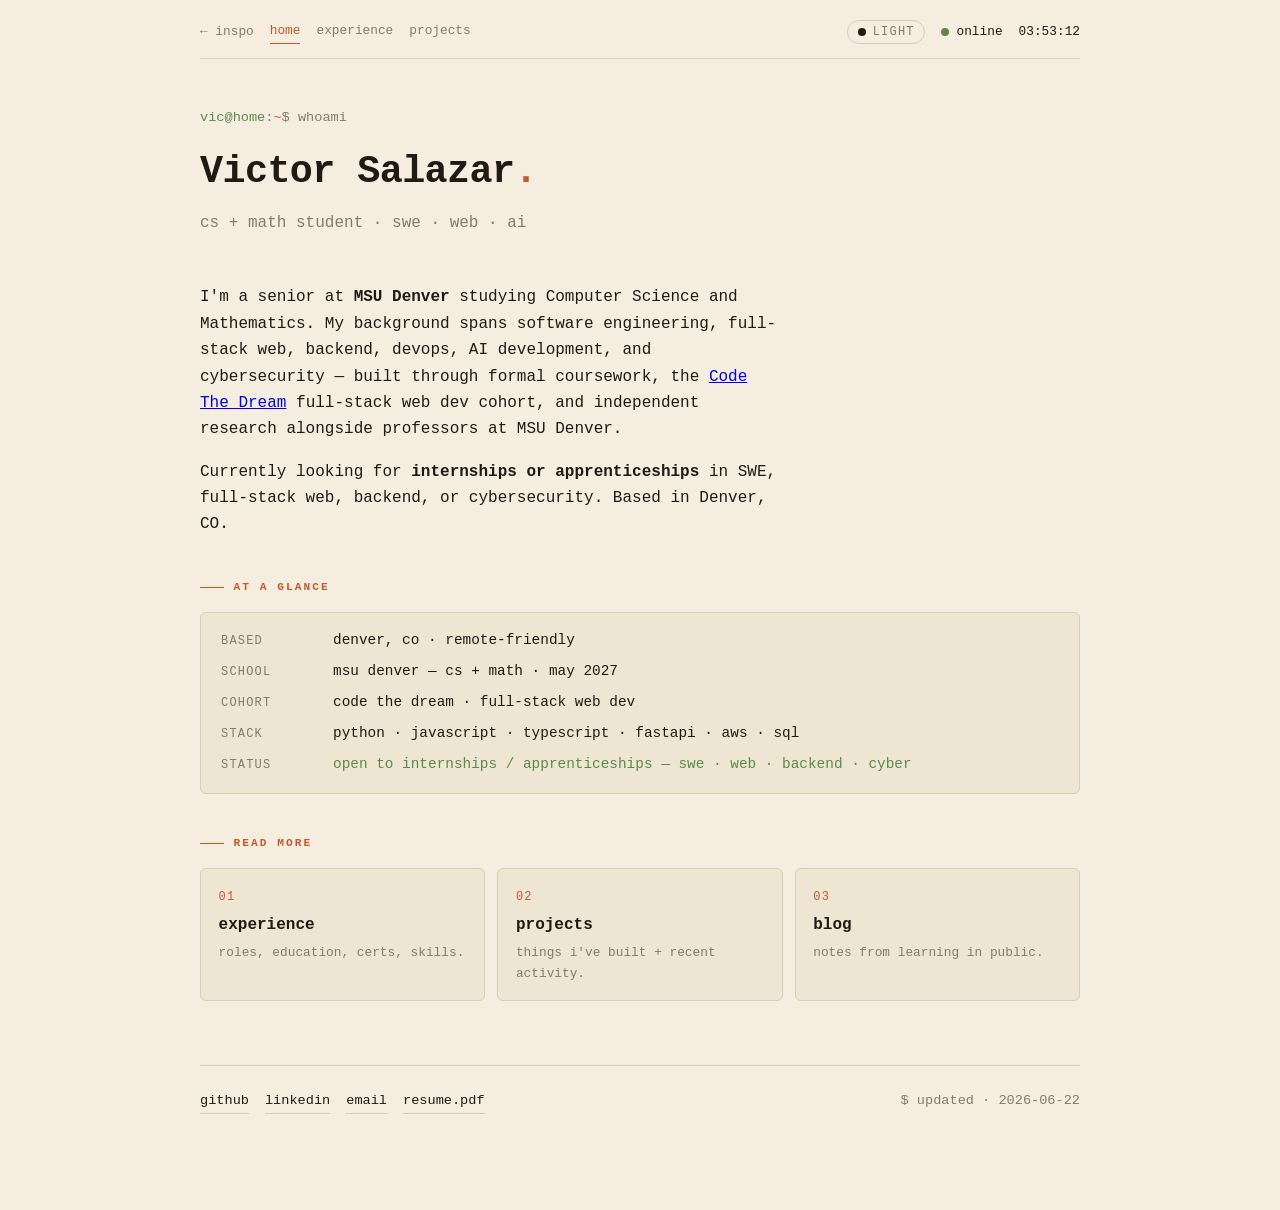
<file: index.html>
<!doctype html>
<html lang="en">
<head>
<meta charset="utf-8">
<meta name="viewport" content="width=device-width,initial-scale=1">
<title>Victor Salazar — cs + math student</title>
<meta name="description" content="Victor Salazar — CS and Math student focused on AI, web development, and software engineering.">
<script>
  (function() {
    var saved = localStorage.getItem('theme');
    var sys = window.matchMedia && window.matchMedia('(prefers-color-scheme: dark)').matches ? 'dark' : 'light';
    document.documentElement.setAttribute('data-theme', saved || sys);
  })();
</script>
<link rel="stylesheet" href="styles.css">
</head>
<body>

<div class="topbar">
  <a href="../index.html">← inspo</a>
  <nav class="page-nav">
    <a href="index.html" class="active">home</a>
    <a href="experience.html">experience</a>
    <a href="projects.html">projects</a>
  </nav>
  <div class="spacer"></div>
  <button class="toggle" id="theme-toggle"><span class="dot"></span><span id="theme-label">light</span></button>
  <span class="live">online</span>
  <span id="clock">--:--:--</span>
</div>

<main>
  <header>
    <p class="prompt-row"><span class="g">vic@home</span>:<span class="b">~</span>$ whoami</p>
    <h1>Victor Salazar<span class="dot-end">.</span></h1>
    <p class="tagline">cs + math student · swe · web · ai</p>
  </header>

  <section class="intro">
    <p>
      I'm a senior at <strong>MSU Denver</strong> studying Computer Science and
      Mathematics. My background spans software engineering, full-stack web,
      backend, devops, AI development, and cybersecurity — built through formal
      coursework, the
      <a href="https://codethedream.org/" target="_blank" rel="noopener">Code The Dream</a>
      full-stack web dev cohort, and independent research alongside professors
      at MSU Denver.
    </p>
    <p>
      Currently looking for <strong>internships or apprenticeships</strong> in
      SWE, full-stack web, backend, or cybersecurity. Based in Denver, CO.
    </p>
  </section>

  <section>
    <h2>at a glance</h2>
    <div class="facts">
      <div class="row"><span class="k">based</span><span class="v">denver, co · remote-friendly</span></div>
      <div class="row"><span class="k">school</span><span class="v">msu denver — cs + math · may 2027</span></div>
      <div class="row"><span class="k">cohort</span><span class="v">code the dream · full-stack web dev</span></div>
      <div class="row"><span class="k">stack</span><span class="v">python · javascript · typescript · fastapi · aws · sql</span></div>
      <div class="row"><span class="k">status</span><span class="v green">open to internships / apprenticeships — swe · web · backend · cyber</span></div>
    </div>
  </section>

  <section>
    <h2>read more</h2>
    <div class="links-grid">
      <a href="experience.html" class="link-card">
        <span class="num">01</span>
        <span class="title">experience</span>
        <span class="desc">roles, education, certs, skills.</span>
      </a>
      <a href="projects.html" class="link-card">
        <span class="num">02</span>
        <span class="title">projects</span>
        <span class="desc">things i've built + recent activity.</span>
      </a>
      <a href="/blog" class="link-card">
        <span class="num">03</span>
        <span class="title">blog</span>
        <span class="desc">notes from learning in public.</span>
      </a>
    </div>
  </section>

  <footer>
    <a href="https://github.com/victor0302" target="_blank" rel="noopener">github</a>
    <a href="#">linkedin</a>
    <a href="mailto:victorsalazar.01.vv@gmail.com">email</a>
    <a href="#">resume.pdf</a>
    <span style="margin-left:auto;">$ updated · 2026-06-22</span>
  </footer>
</main>

<script src="shared.js"></script>
</body>
</html>
</file>
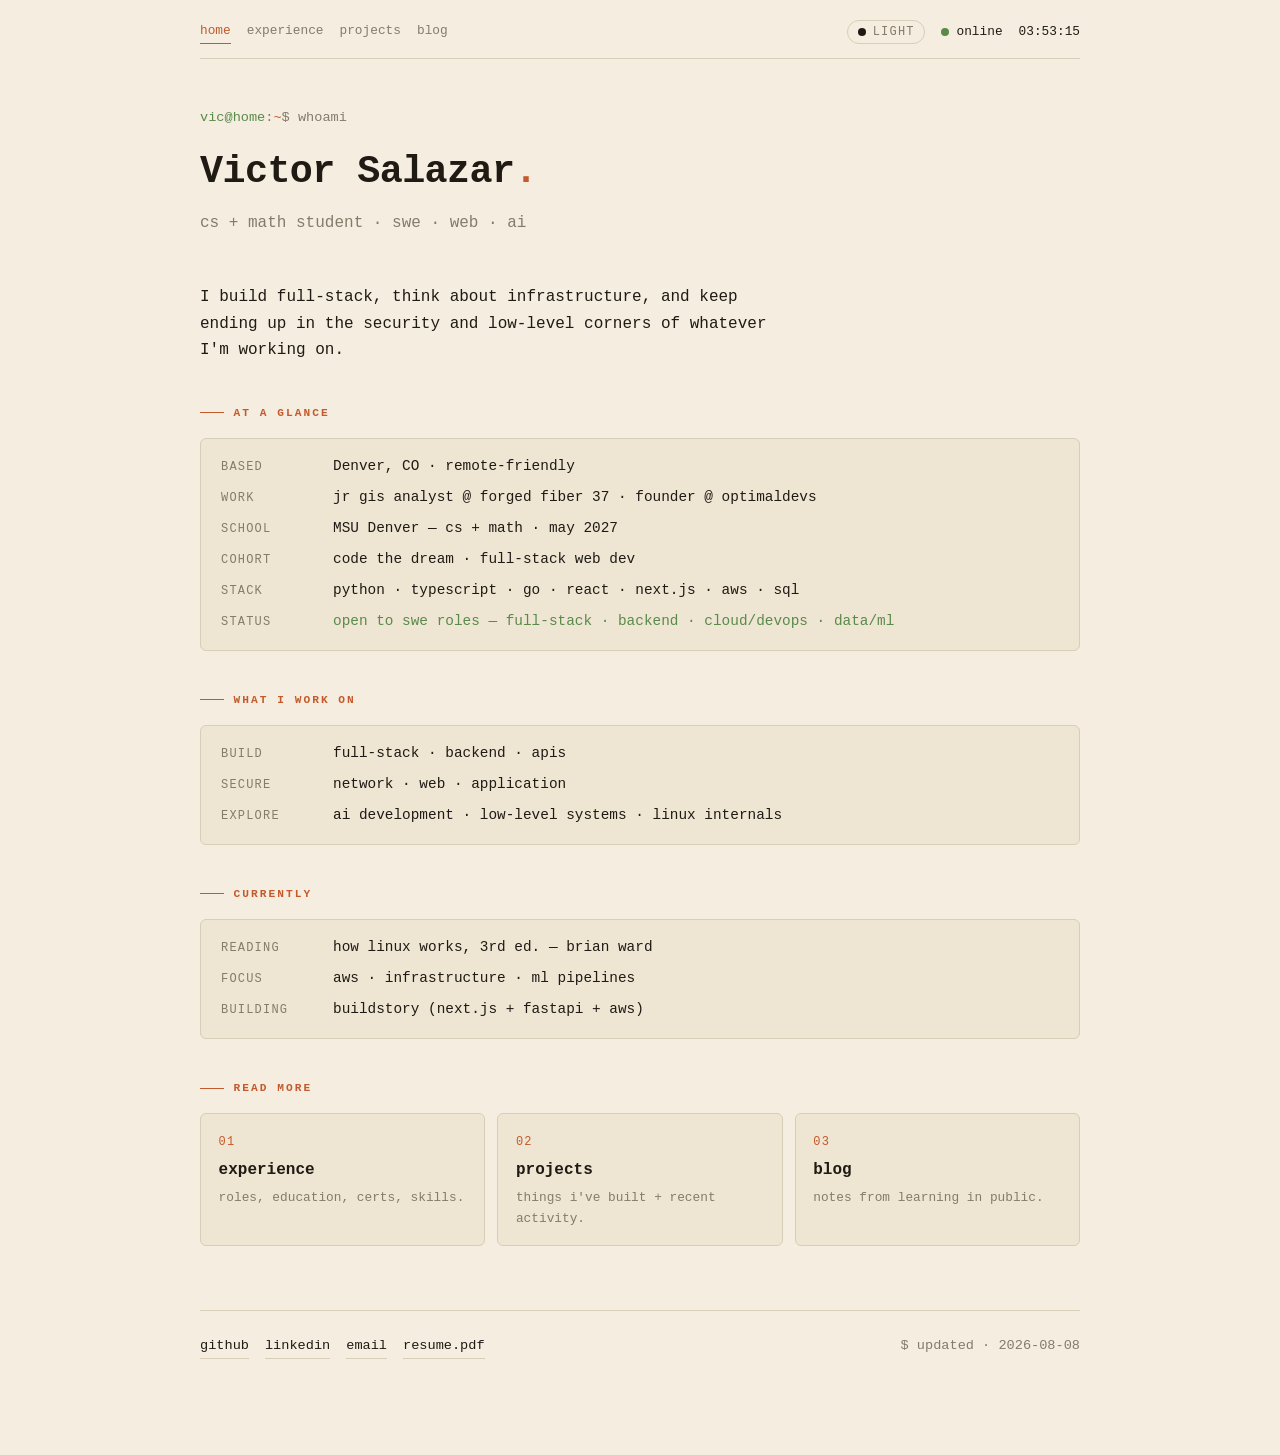
<file: landing/index.html>
<!doctype html>
<html lang="en">
<head>
<meta charset="utf-8">
<meta name="viewport" content="width=device-width,initial-scale=1">
<title>Victor Salazar — cs + math student</title>
<meta name="description" content="Victor Salazar — CS and Math student focused on AI, web development, and software engineering.">
<script>
  (function() {
    var saved = localStorage.getItem('theme');
    var sys = window.matchMedia && window.matchMedia('(prefers-color-scheme: dark)').matches ? 'dark' : 'light';
    document.documentElement.setAttribute('data-theme', saved || sys);
  })();
</script>
<link rel="stylesheet" href="styles.css">
</head>
<body>

<div class="topbar">
  <nav class="page-nav">
    <a href="/" class="active">home</a>
    <a href="/experience">experience</a>
    <a href="/projects">projects</a>
    <a href="https://blog.vics.codes">blog</a>
  </nav>
  <div class="spacer"></div>
  <button class="toggle" id="theme-toggle"><span class="dot"></span><span id="theme-label">light</span></button>
  <span class="live">online</span>
  <span id="clock">--:--:--</span>
</div>

<main>
  <header>
    <p class="prompt-row"><span class="g">vic@home</span>:<span class="b">~</span>$ whoami</p>
    <h1>Victor Salazar<span class="dot-end">.</span></h1>
    <p class="tagline">cs + math student · swe · web · ai</p>
  </header>

  <section class="intro">
    <p>
      I build full-stack, think about infrastructure, and keep ending up
      in the security and low-level corners of whatever I'm working on.
    </p>
  </section>

  <section>
    <h2>at a glance</h2>
    <div class="facts">
      <div class="row"><span class="k">based</span><span class="v">Denver, CO · remote-friendly</span></div>
      <div class="row"><span class="k">work</span><span class="v">jr gis analyst @ forged fiber 37 · founder @ optimaldevs</span></div>
      <div class="row"><span class="k">school</span><span class="v">MSU Denver — cs + math · may 2027</span></div>
      <div class="row"><span class="k">cohort</span><span class="v">code the dream · full-stack web dev</span></div>
      <div class="row"><span class="k">stack</span><span class="v">python · typescript · go · react · next.js · aws · sql</span></div>
      <div class="row"><span class="k">status</span><span class="v green">open to swe roles — full-stack · backend · cloud/devops · data/ml</span></div>
    </div>
  </section>

  <section>
    <h2>what i work on</h2>
    <div class="facts">
      <div class="row"><span class="k">build</span><span class="v">full-stack · backend · apis</span></div>
      <div class="row"><span class="k">secure</span><span class="v">network · web · application</span></div>
      <div class="row"><span class="k">explore</span><span class="v">ai development · low-level systems · linux internals</span></div>
    </div>
  </section>

  <section>
    <h2>currently</h2>
    <div class="facts">
      <div class="row"><span class="k">reading</span><span class="v">how linux works, 3rd ed. — brian ward</span></div>
      <div class="row"><span class="k">focus</span><span class="v">aws · infrastructure · ml pipelines</span></div>
      <div class="row"><span class="k">building</span><span class="v">buildstory (next.js + fastapi + aws)</span></div>
    </div>
  </section>

  <section>
    <h2>read more</h2>
    <div class="links-grid">
      <a href="/experience" class="link-card">
        <span class="num">01</span>
        <span class="title">experience</span>
        <span class="desc">roles, education, certs, skills.</span>
      </a>
      <a href="/projects" class="link-card">
        <span class="num">02</span>
        <span class="title">projects</span>
        <span class="desc">things i've built + recent activity.</span>
      </a>
      <a href="https://blog.vics.codes" class="link-card">
        <span class="num">03</span>
        <span class="title">blog</span>
        <span class="desc">notes from learning in public.</span>
      </a>
    </div>
  </section>

  <footer>
    <a href="https://github.com/victor0302" target="_blank" rel="noopener">github</a>
    <a href="https://linkedin.com/in/victorsalazarrosales" target="_blank" rel="noopener">linkedin</a>
    <a href="mailto:victorsalazar.01.vv@gmail.com">email</a>
    <a href="resume.pdf" target="_blank" rel="noopener">resume.pdf</a>
    <span style="margin-left:auto;">$ updated · 2026-08-08</span>
  </footer>
</main>

<script src="shared.js"></script>
</body>
</html>
</file>
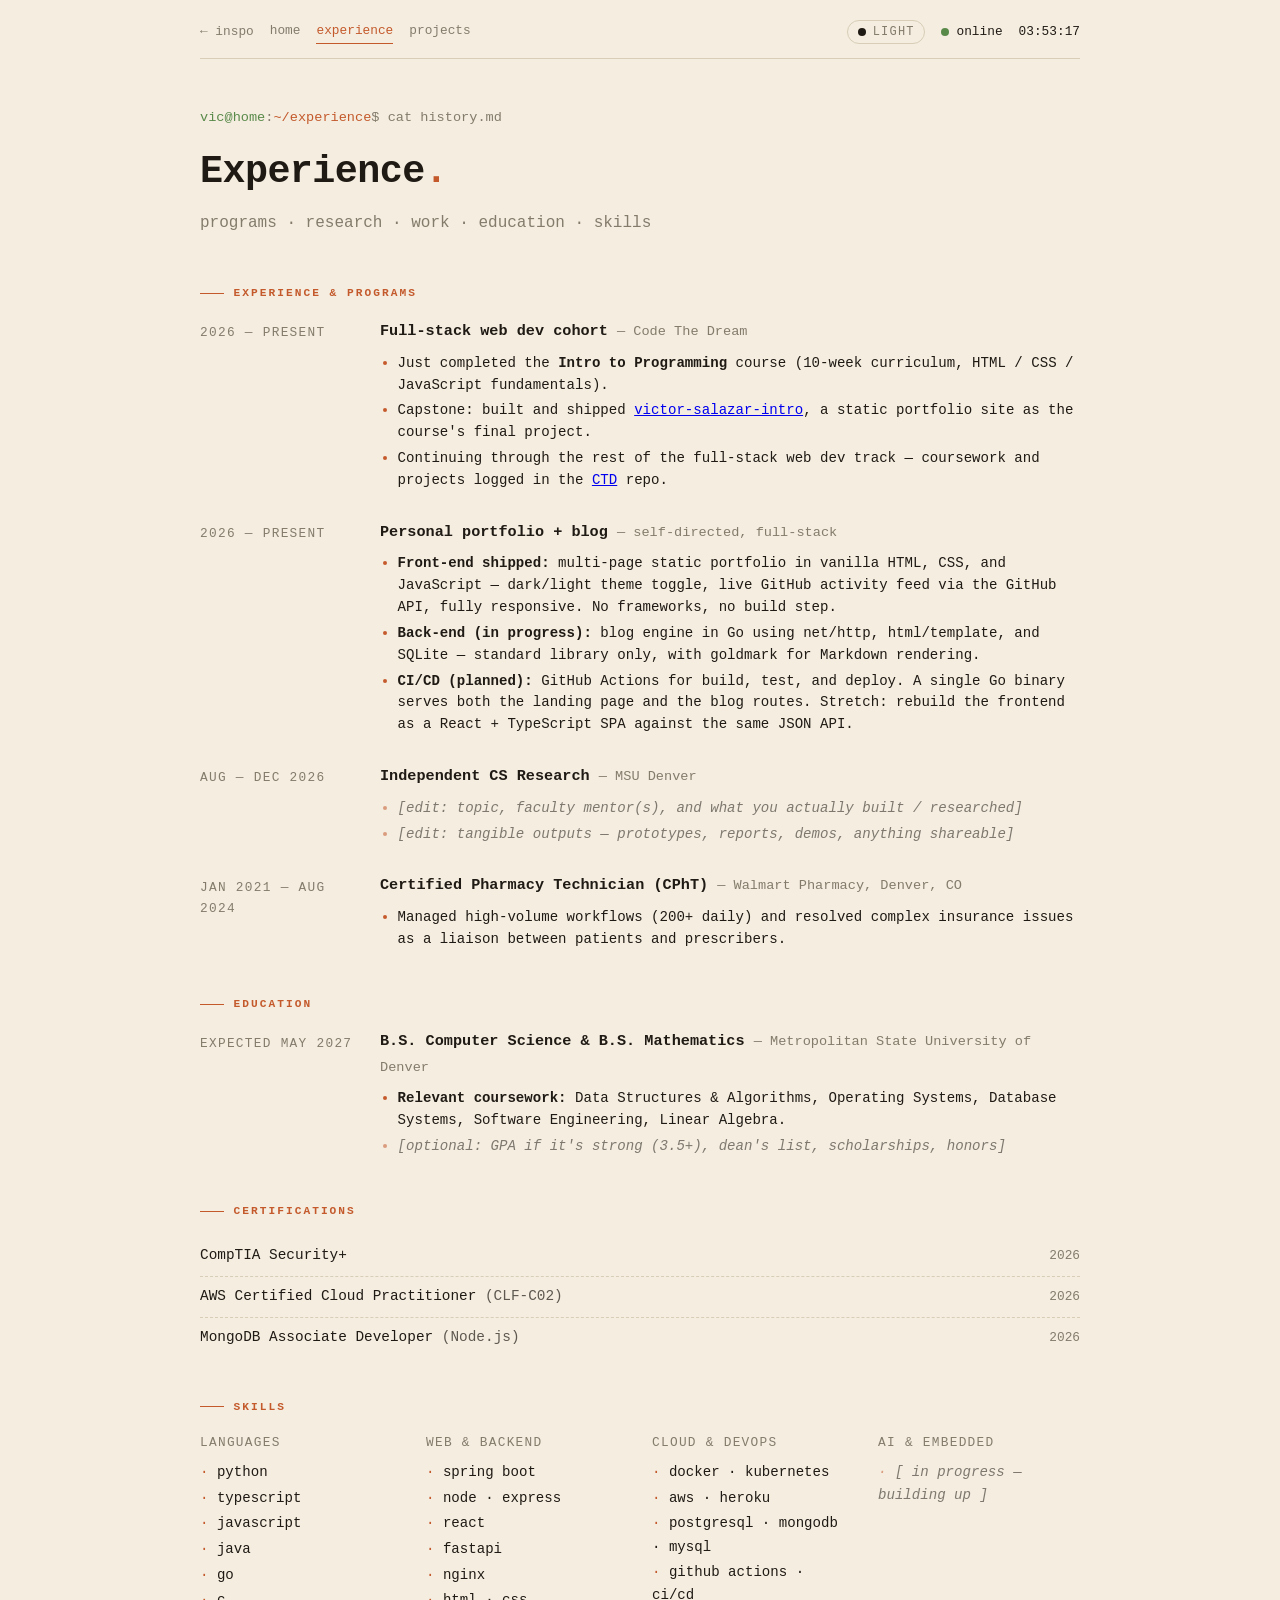
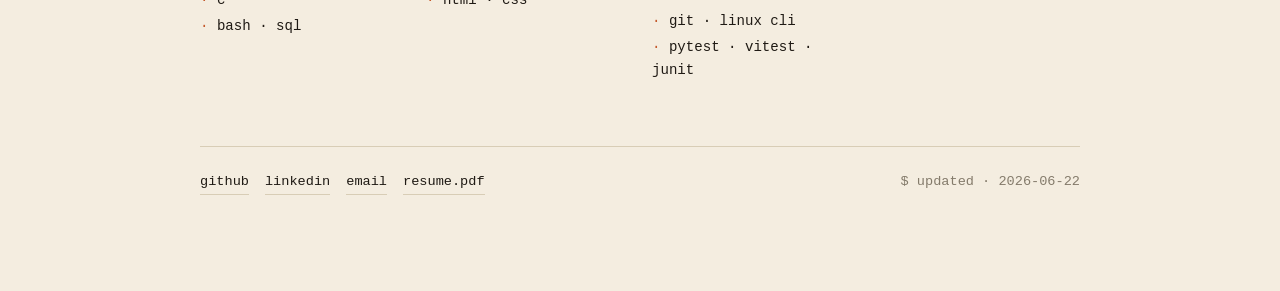
<file: experience.html>
<!doctype html>
<html lang="en">
<head>
<meta charset="utf-8">
<meta name="viewport" content="width=device-width,initial-scale=1">
<title>Victor Salazar — experience</title>
<meta name="description" content="Victor Salazar — experience, programs, research, education, certifications, and skills.">
<script>
  (function() {
    var saved = localStorage.getItem('theme');
    var sys = window.matchMedia && window.matchMedia('(prefers-color-scheme: dark)').matches ? 'dark' : 'light';
    document.documentElement.setAttribute('data-theme', saved || sys);
  })();
</script>
<link rel="stylesheet" href="styles.css">
</head>
<body>

<div class="topbar">
  <a href="../index.html">← inspo</a>
  <nav class="page-nav">
    <a href="index.html">home</a>
    <a href="experience.html" class="active">experience</a>
    <a href="projects.html">projects</a>
  </nav>
  <div class="spacer"></div>
  <button class="toggle" id="theme-toggle"><span class="dot"></span><span id="theme-label">light</span></button>
  <span class="live">online</span>
  <span id="clock">--:--:--</span>
</div>

<main>
  <header>
    <p class="prompt-row"><span class="g">vic@home</span>:<span class="b">~/experience</span>$ cat history.md</p>
    <h1>Experience<span class="dot-end">.</span></h1>
    <p class="tagline">programs · research · work · education · skills</p>
  </header>

  <section>
    <h2>experience &amp; programs</h2>
    <div class="exp-list">

      <div class="exp-item">
        <div class="exp-when">2026 — present</div>
        <div class="exp-body">
          <div class="exp-title">Full-stack web dev cohort <span class="exp-org">— Code The Dream</span></div>
          <ul class="exp-bullets">
            <li>Just completed the <strong>Intro to Programming</strong> course (10-week curriculum, HTML / CSS / JavaScript fundamentals).</li>
            <li>Capstone: built and shipped <a href="https://github.com/victor0302/victor-salazar-intro" target="_blank" rel="noopener">victor-salazar-intro</a>, a static portfolio site as the course's final project.</li>
            <li>Continuing through the rest of the full-stack web dev track — coursework and projects logged in the <a href="https://github.com/victor0302/CTD" target="_blank" rel="noopener">CTD</a> repo.</li>
          </ul>
        </div>
      </div>

      <div class="exp-item">
        <div class="exp-when">2026 — present</div>
        <div class="exp-body">
          <div class="exp-title">Personal portfolio + blog <span class="exp-org">— self-directed, full-stack</span></div>
          <ul class="exp-bullets">
            <li><strong>Front-end shipped:</strong> multi-page static portfolio in vanilla HTML, CSS, and JavaScript — dark/light theme toggle, live GitHub activity feed via the GitHub API, fully responsive. No frameworks, no build step.</li>
            <li><strong>Back-end (in progress):</strong> blog engine in Go using <code>net/http</code>, <code>html/template</code>, and SQLite — standard library only, with goldmark for Markdown rendering.</li>
            <li><strong>CI/CD (planned):</strong> GitHub Actions for build, test, and deploy. A single Go binary serves both the landing page and the blog routes. Stretch: rebuild the frontend as a React + TypeScript SPA against the same JSON API.</li>
          </ul>
        </div>
      </div>

      <div class="exp-item">
        <div class="exp-when">Aug — Dec 2026</div>
        <div class="exp-body">
          <div class="exp-title">Independent CS Research <span class="exp-org">— MSU Denver</span></div>
          <ul class="exp-bullets">
            <li class="placeholder">[edit: topic, faculty mentor(s), and what you actually built / researched]</li>
            <li class="placeholder">[edit: tangible outputs — prototypes, reports, demos, anything shareable]</li>
          </ul>
        </div>
      </div>

      <div class="exp-item">
        <div class="exp-when">Jan 2021 — Aug 2024</div>
        <div class="exp-body">
          <div class="exp-title">Certified Pharmacy Technician (CPhT) <span class="exp-org">— Walmart Pharmacy, Denver, CO</span></div>
          <ul class="exp-bullets">
            <li>Managed high-volume workflows (200+ daily) and resolved complex insurance issues as a liaison between patients and prescribers.</li>
          </ul>
        </div>
      </div>

    </div>
  </section>

  <section>
    <h2>education</h2>
    <div class="exp-list">
      <div class="exp-item">
        <div class="exp-when">expected May 2027</div>
        <div class="exp-body">
          <div class="exp-title">B.S. Computer Science &amp; B.S. Mathematics <span class="exp-org">— Metropolitan State University of Denver</span></div>
          <ul class="exp-bullets">
            <li><strong>Relevant coursework:</strong> Data Structures &amp; Algorithms, Operating Systems, Database Systems, Software Engineering, Linear Algebra.</li>
            <li class="placeholder">[optional: GPA if it's strong (3.5+), dean's list, scholarships, honors]</li>
          </ul>
        </div>
      </div>
    </div>
  </section>

  <section>
    <h2>certifications</h2>
    <ul class="cert-list">
      <li>
        <span>CompTIA Security+</span>
        <span class="when">2026</span>
      </li>
      <li>
        <span>AWS Certified Cloud Practitioner <span style="opacity:.7;">(CLF-C02)</span></span>
        <span class="when">2026</span>
      </li>
      <li>
        <span>MongoDB Associate Developer <span style="opacity:.7;">(Node.js)</span></span>
        <span class="when">2026</span>
      </li>
    </ul>
  </section>

  <section>
    <h2>skills</h2>
    <div class="skills-grid">
      <div class="skill-col">
        <h3>languages</h3>
        <ul>
          <li>python</li>
          <li>typescript</li>
          <li>javascript</li>
          <li>java</li>
          <li>go</li>
          <li>c</li>
          <li>bash · sql</li>
        </ul>
      </div>
      <div class="skill-col">
        <h3>web &amp; backend</h3>
        <ul>
          <li>spring boot</li>
          <li>node · express</li>
          <li>react</li>
          <li>fastapi</li>
          <li>nginx</li>
          <li>html · css</li>
        </ul>
      </div>
      <div class="skill-col">
        <h3>cloud &amp; devops</h3>
        <ul>
          <li>docker · kubernetes</li>
          <li>aws · heroku</li>
          <li>postgresql · mongodb · mysql</li>
          <li>github actions · ci/cd</li>
          <li>git · linux cli</li>
          <li>pytest · vitest · junit</li>
        </ul>
      </div>
      <div class="skill-col">
        <h3>ai &amp; embedded</h3>
        <ul>
          <li class="placeholder">[ in progress — building up ]</li>
        </ul>
      </div>
    </div>
  </section>

  <footer>
    <a href="https://github.com/victor0302" target="_blank" rel="noopener">github</a>
    <a href="#">linkedin</a>
    <a href="mailto:victorsalazar.01.vv@gmail.com">email</a>
    <a href="#">resume.pdf</a>
    <span style="margin-left:auto;">$ updated · 2026-06-22</span>
  </footer>
</main>

<script src="shared.js"></script>
</body>
</html>
</file>
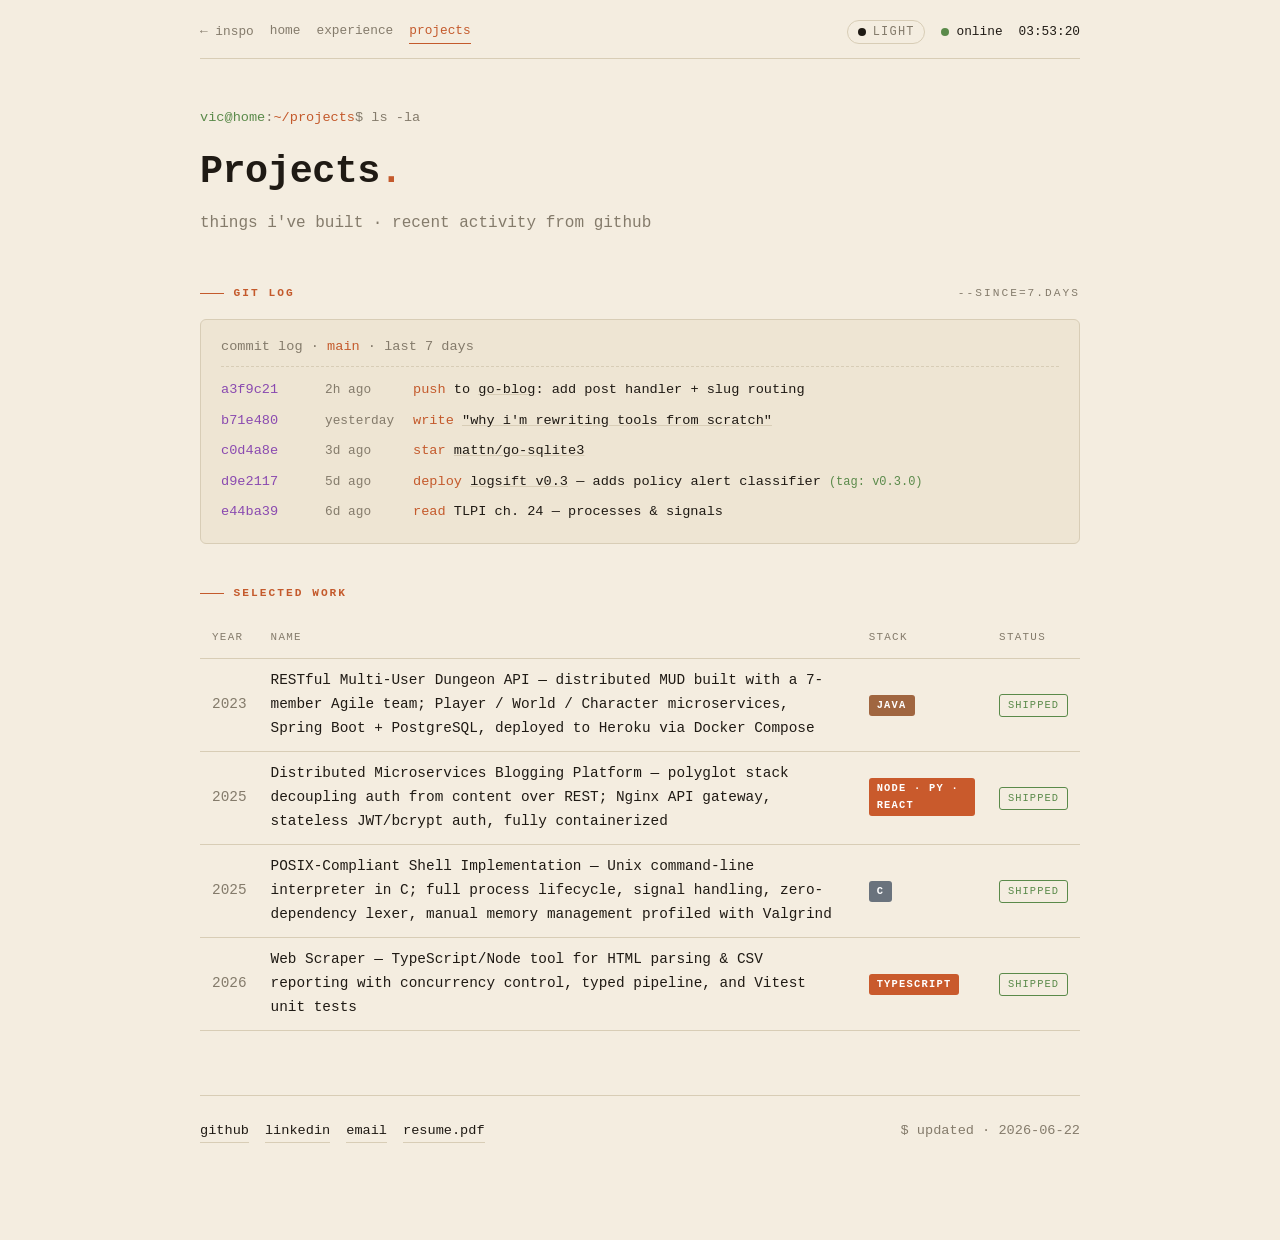
<file: projects.html>
<!doctype html>
<html lang="en">
<head>
<meta charset="utf-8">
<meta name="viewport" content="width=device-width,initial-scale=1">
<title>Victor Salazar — projects</title>
<meta name="description" content="Victor Salazar — projects and recent GitHub activity.">
<script>
  (function() {
    var saved = localStorage.getItem('theme');
    var sys = window.matchMedia && window.matchMedia('(prefers-color-scheme: dark)').matches ? 'dark' : 'light';
    document.documentElement.setAttribute('data-theme', saved || sys);
  })();
</script>
<link rel="stylesheet" href="styles.css">
</head>
<body>

<div class="topbar">
  <a href="../index.html">← inspo</a>
  <nav class="page-nav">
    <a href="index.html">home</a>
    <a href="experience.html">experience</a>
    <a href="projects.html" class="active">projects</a>
  </nav>
  <div class="spacer"></div>
  <button class="toggle" id="theme-toggle"><span class="dot"></span><span id="theme-label">light</span></button>
  <span class="live">online</span>
  <span id="clock">--:--:--</span>
</div>

<main>
  <header>
    <p class="prompt-row"><span class="g">vic@home</span>:<span class="b">~/projects</span>$ ls -la</p>
    <h1>Projects<span class="dot-end">.</span></h1>
    <p class="tagline">things i've built · recent activity from github</p>
  </header>

  <section>
    <h2>git log <span class="count">--since=7.days</span></h2>
    <div class="gitlog">
      <div class="head">commit log · <span class="b">main</span> · last 7 days</div>
      <div id="gh-rows">
        <div class="row"><span class="hash">a3f9c21</span><span class="ago">2h ago</span><span class="msg"><span class="verb">push</span> to <a href="#">go-blog</a>: add post handler + slug routing</span></div>
        <div class="row"><span class="hash">b71e480</span><span class="ago">yesterday</span><span class="msg"><span class="verb">write</span> <a href="#">"why i'm rewriting tools from scratch"</a></span></div>
        <div class="row"><span class="hash">c0d4a8e</span><span class="ago">3d ago</span><span class="msg"><span class="verb">star</span> <a href="#">mattn/go-sqlite3</a></span></div>
        <div class="row"><span class="hash">d9e2117</span><span class="ago">5d ago</span><span class="msg"><span class="verb">deploy</span> <a href="#">logsift v0.3</a> — adds policy alert classifier<span class="tag">(tag: v0.3.0)</span></span></div>
        <div class="row"><span class="hash">e44ba39</span><span class="ago">6d ago</span><span class="msg"><span class="verb">read</span> TLPI ch. 24 — processes &amp; signals</span></div>
      </div>
    </div>
  </section>

  <section>
    <h2>selected work</h2>
    <div class="table-wrap">
      <table class="work">
        <thead>
          <tr>
            <th>year</th>
            <th>name</th>
            <th>stack</th>
            <th>status</th>
          </tr>
        </thead>
        <tbody>
          <tr>
            <td class="year">2023</td>
            <td class="name"><a href="https://github.com/victor0302/a-cloud-hosted-microservices-architecture-for-mmos-player-team-section-1" target="_blank" rel="noopener">RESTful Multi-User Dungeon API</a> — distributed MUD built with a 7-member Agile team; Player / World / Character microservices, Spring Boot + PostgreSQL, deployed to Heroku via Docker Compose</td>
            <td class="stack"><span class="pill java">java</span></td>
            <td><span class="status shipped">shipped</span></td>
          </tr>
          <tr>
            <td class="year">2025</td>
            <td class="name">Distributed Microservices Blogging Platform — polyglot stack decoupling auth from content over REST; Nginx API gateway, stateless JWT/bcrypt auth, fully containerized</td>
            <td class="stack"><span class="pill web">node · py · react</span></td>
            <td><span class="status shipped">shipped</span></td>
          </tr>
          <tr>
            <td class="year">2025</td>
            <td class="name">POSIX-Compliant Shell Implementation — Unix command-line interpreter in C; full process lifecycle, signal handling, zero-dependency lexer, manual memory management profiled with Valgrind</td>
            <td class="stack"><span class="pill c">c</span></td>
            <td><span class="status shipped">shipped</span></td>
          </tr>
          <tr>
            <td class="year">2026</td>
            <td class="name"><a href="https://github.com/victor0302/WebScraper" target="_blank" rel="noopener">Web Scraper</a> — TypeScript/Node tool for HTML parsing &amp; CSV reporting with concurrency control, typed pipeline, and Vitest unit tests</td>
            <td class="stack"><span class="pill web">typescript</span></td>
            <td><span class="status shipped">shipped</span></td>
          </tr>
        </tbody>
      </table>
    </div>
  </section>

  <footer>
    <a href="https://github.com/victor0302" target="_blank" rel="noopener">github</a>
    <a href="#">linkedin</a>
    <a href="mailto:victorsalazar.01.vv@gmail.com">email</a>
    <a href="#">resume.pdf</a>
    <span style="margin-left:auto;">$ updated · 2026-06-22</span>
  </footer>
</main>

<script src="shared.js"></script>

<script>
  // ─── github activity ──────────────────────────────────────────────
  // change this to your github handle. leave as 'YOUR_USERNAME' to keep
  // the hardcoded sample rows above.
  const GITHUB_USERNAME = 'victor0302';

  const CACHE_KEY = 'gh-activity-cache';
  const CACHE_TTL_MS = 30 * 60 * 1000;        // 30 min
  const MAX_ROWS = 6;
  const INTERESTING = new Set([
    'PushEvent','WatchEvent','CreateEvent','PullRequestEvent',
    'ReleaseEvent','ForkEvent','PublicEvent','IssuesEvent'
  ]);

  async function fetchGhEvents(user) {
    try {
      const c = JSON.parse(localStorage.getItem(CACHE_KEY) || 'null');
      if (c && c.user === user && Date.now() - c.ts < CACHE_TTL_MS) return c.events;
    } catch {}
    const res = await fetch(`https://api.github.com/users/${user}/events/public?per_page=30`);
    if (!res.ok) throw new Error('gh ' + res.status);
    const events = await res.json();
    try { localStorage.setItem(CACHE_KEY, JSON.stringify({ user, ts: Date.now(), events })); } catch {}
    return events;
  }

  function esc(s) {
    return String(s).replace(/[&<>"']/g, c =>
      ({'&':'&amp;','<':'&lt;','>':'&gt;','"':'&quot;',"'":'&#39;'}[c]));
  }

  function repoLink(repo) {
    const short = repo.split('/')[1] || repo;
    return `<a href="https://github.com/${esc(repo)}" target="_blank" rel="noopener">${esc(short)}</a>`;
  }

  function fakeHash(id) {
    let h = 0;
    for (const c of String(id)) h = ((h << 5) - h + c.charCodeAt(0)) | 0;
    return Math.abs(h).toString(16).padStart(7, '0').slice(0, 7);
  }

  function timeAgo(date) {
    const sec = Math.floor((Date.now() - date.getTime()) / 1000);
    if (sec < 60) return 'just now';
    if (sec < 3600) return Math.floor(sec/60) + 'm ago';
    if (sec < 86400) return Math.floor(sec/3600) + 'h ago';
    if (sec < 86400*7) return Math.floor(sec/86400) + 'd ago';
    if (sec < 86400*30) return Math.floor(sec/(86400*7)) + 'w ago';
    if (sec < 86400*365) return Math.floor(sec/(86400*30)) + 'mo ago';
    return Math.floor(sec/(86400*365)) + 'y ago';
  }

  function renderEvent(e) {
    const repo = e.repo?.name || '';
    const ago = timeAgo(new Date(e.created_at));
    let verb = '', msg = '', hash = fakeHash(e.id);

    switch (e.type) {
      case 'PushEvent': {
        verb = 'push';
        hash = (e.payload.head || '').slice(0, 7) || hash;
        const commits = e.payload.commits || [];
        const first = commits[0]?.message?.split('\n')[0] || '';
        const more = commits.length > 1 ? ` <span class="tag">(+${commits.length - 1})</span>` : '';
        msg = `to ${repoLink(repo)}: ${esc(first)}${more}`;
        break;
      }
      case 'WatchEvent':
        verb = 'star'; msg = repoLink(repo); break;
      case 'CreateEvent':
        verb = 'create';
        msg = `${esc(e.payload.ref_type)}${e.payload.ref ? ' ' + esc(e.payload.ref) : ''} on ${repoLink(repo)}`;
        break;
      case 'PullRequestEvent':
        verb = esc(e.payload.action);
        msg = `PR #${e.payload.number} on ${repoLink(repo)}`;
        break;
      case 'IssuesEvent':
        verb = esc(e.payload.action);
        msg = `issue #${e.payload.issue?.number} on ${repoLink(repo)}`;
        break;
      case 'ReleaseEvent':
        verb = 'release';
        const r = e.payload.release || {};
        msg = `<a href="${esc(r.html_url || '#')}" target="_blank" rel="noopener">${esc(r.tag_name || '')}</a> of ${repoLink(repo)} <span class="tag">(tag)</span>`;
        break;
      case 'ForkEvent':
        verb = 'fork'; msg = repoLink(repo); break;
      case 'PublicEvent':
        verb = 'publish'; msg = repoLink(repo); break;
      default:
        verb = e.type.replace(/Event$/, '').toLowerCase();
        msg = repoLink(repo);
    }

    return `<div class="row"><span class="hash">${hash}</span><span class="ago">${esc(ago)}</span><span class="msg"><span class="verb">${esc(verb)}</span> ${msg}</span></div>`;
  }

  (async function loadActivity() {
    if (GITHUB_USERNAME === 'YOUR_USERNAME') return;
    const container = document.getElementById('gh-rows');
    if (!container) return;
    try {
      const events = await fetchGhEvents(GITHUB_USERNAME);
      const rows = events
        .filter(e => INTERESTING.has(e.type))
        .slice(0, MAX_ROWS)
        .map(renderEvent);
      if (rows.length) container.innerHTML = rows.join('');
    } catch (err) {
      console.warn('github activity unavailable, keeping sample rows:', err);
    }
  })();
</script>

</body>
</html>
</file>
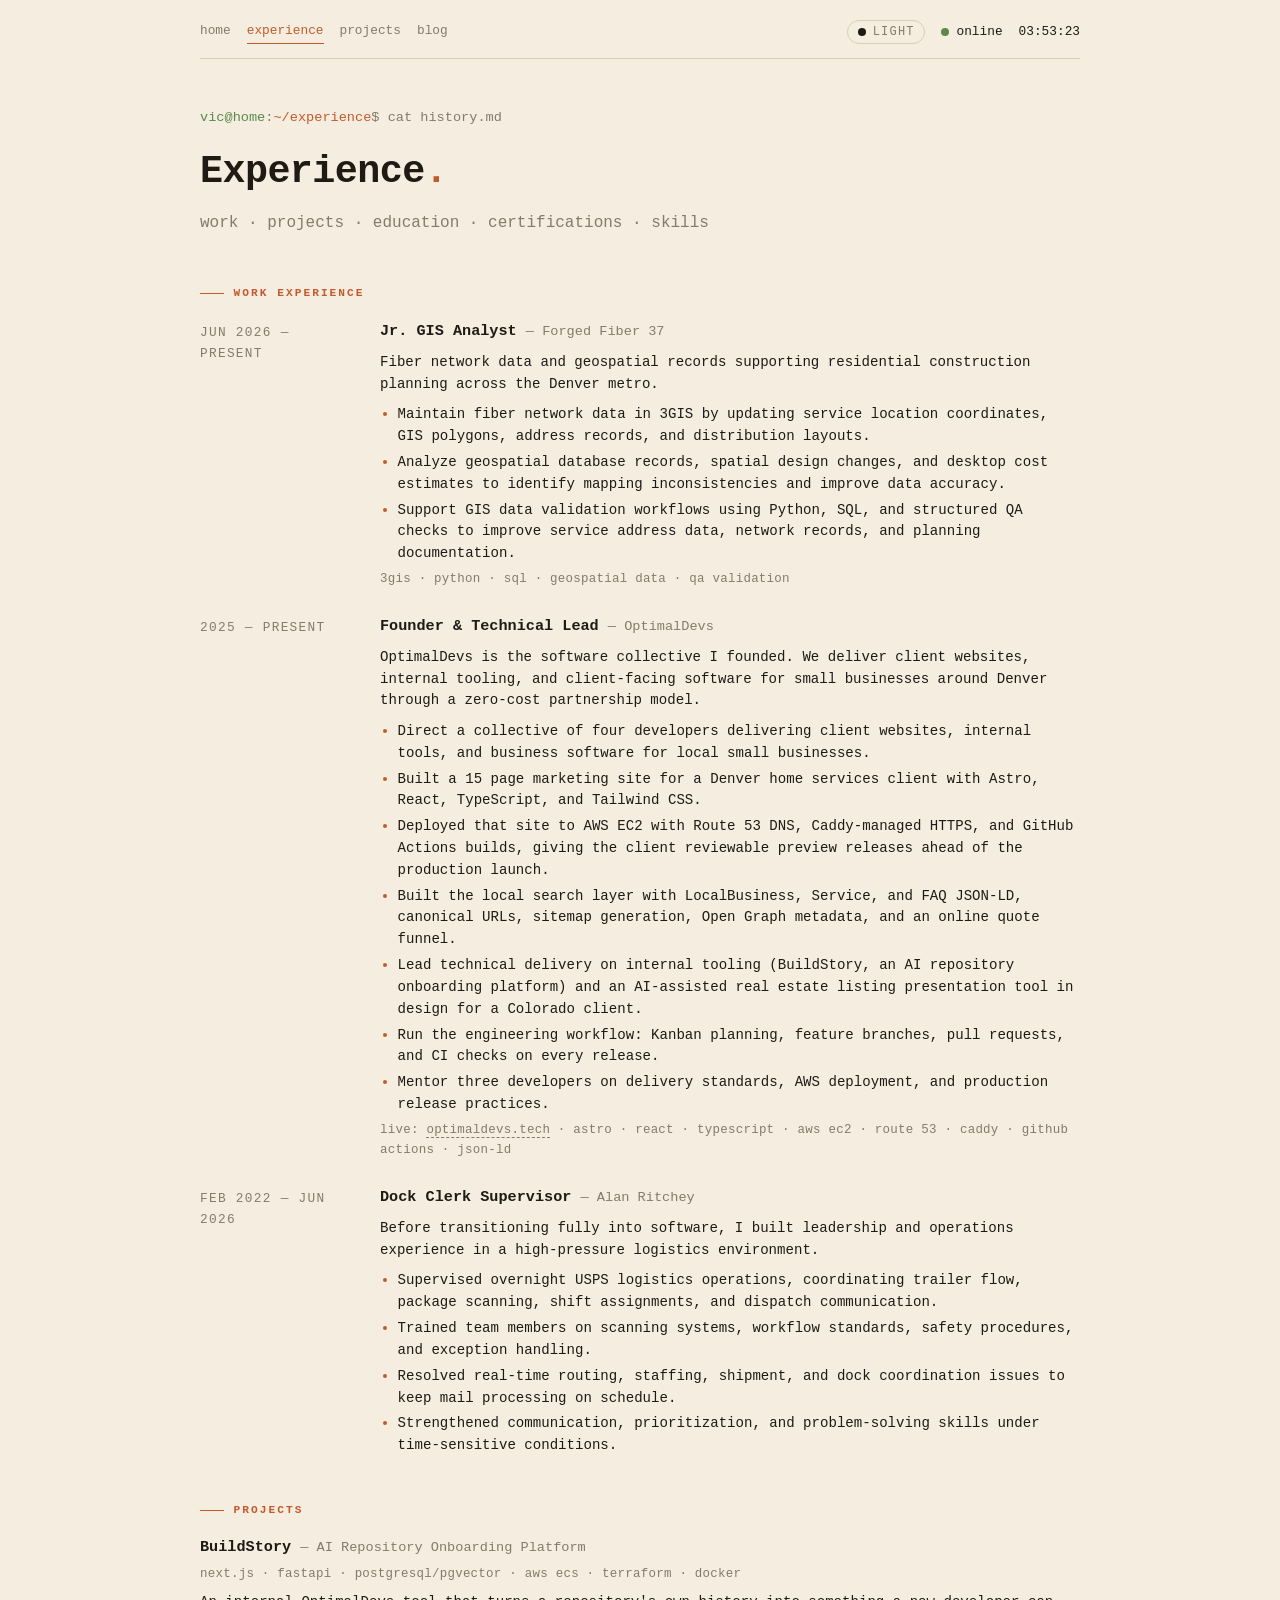
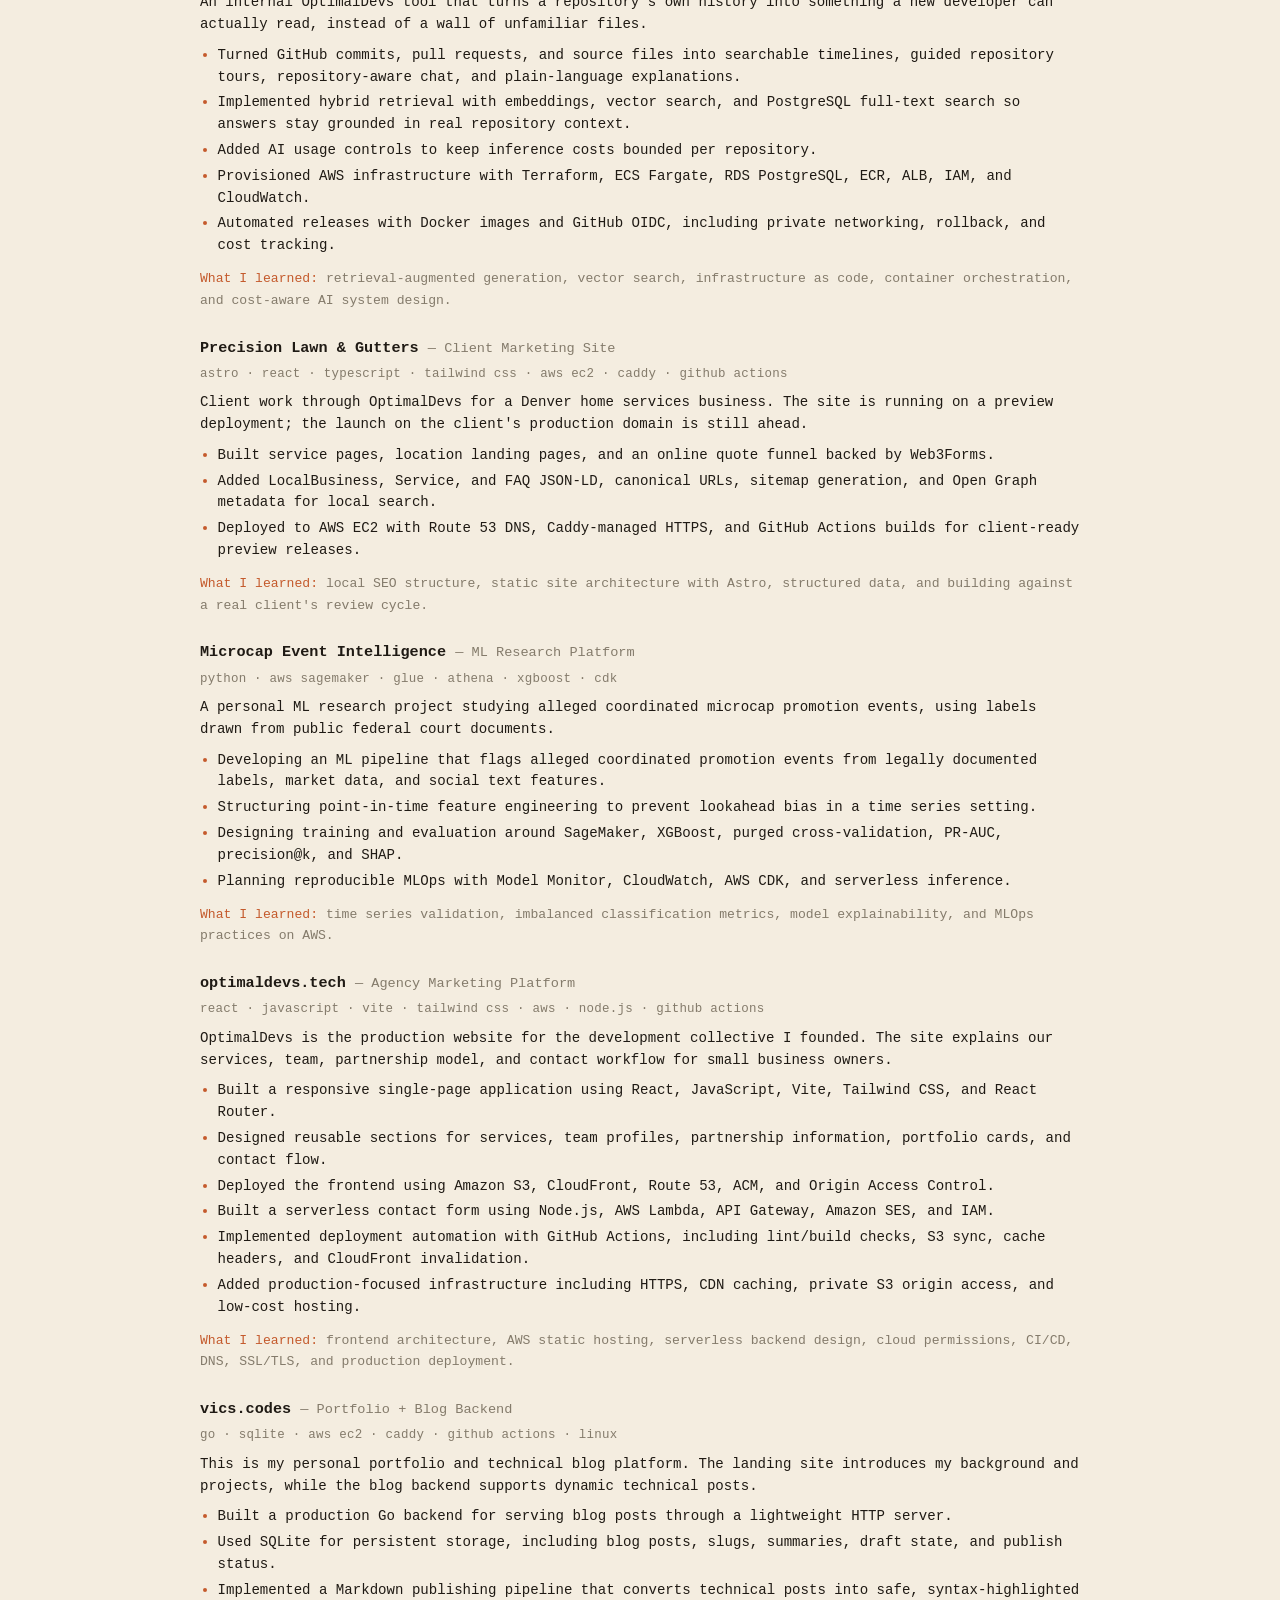
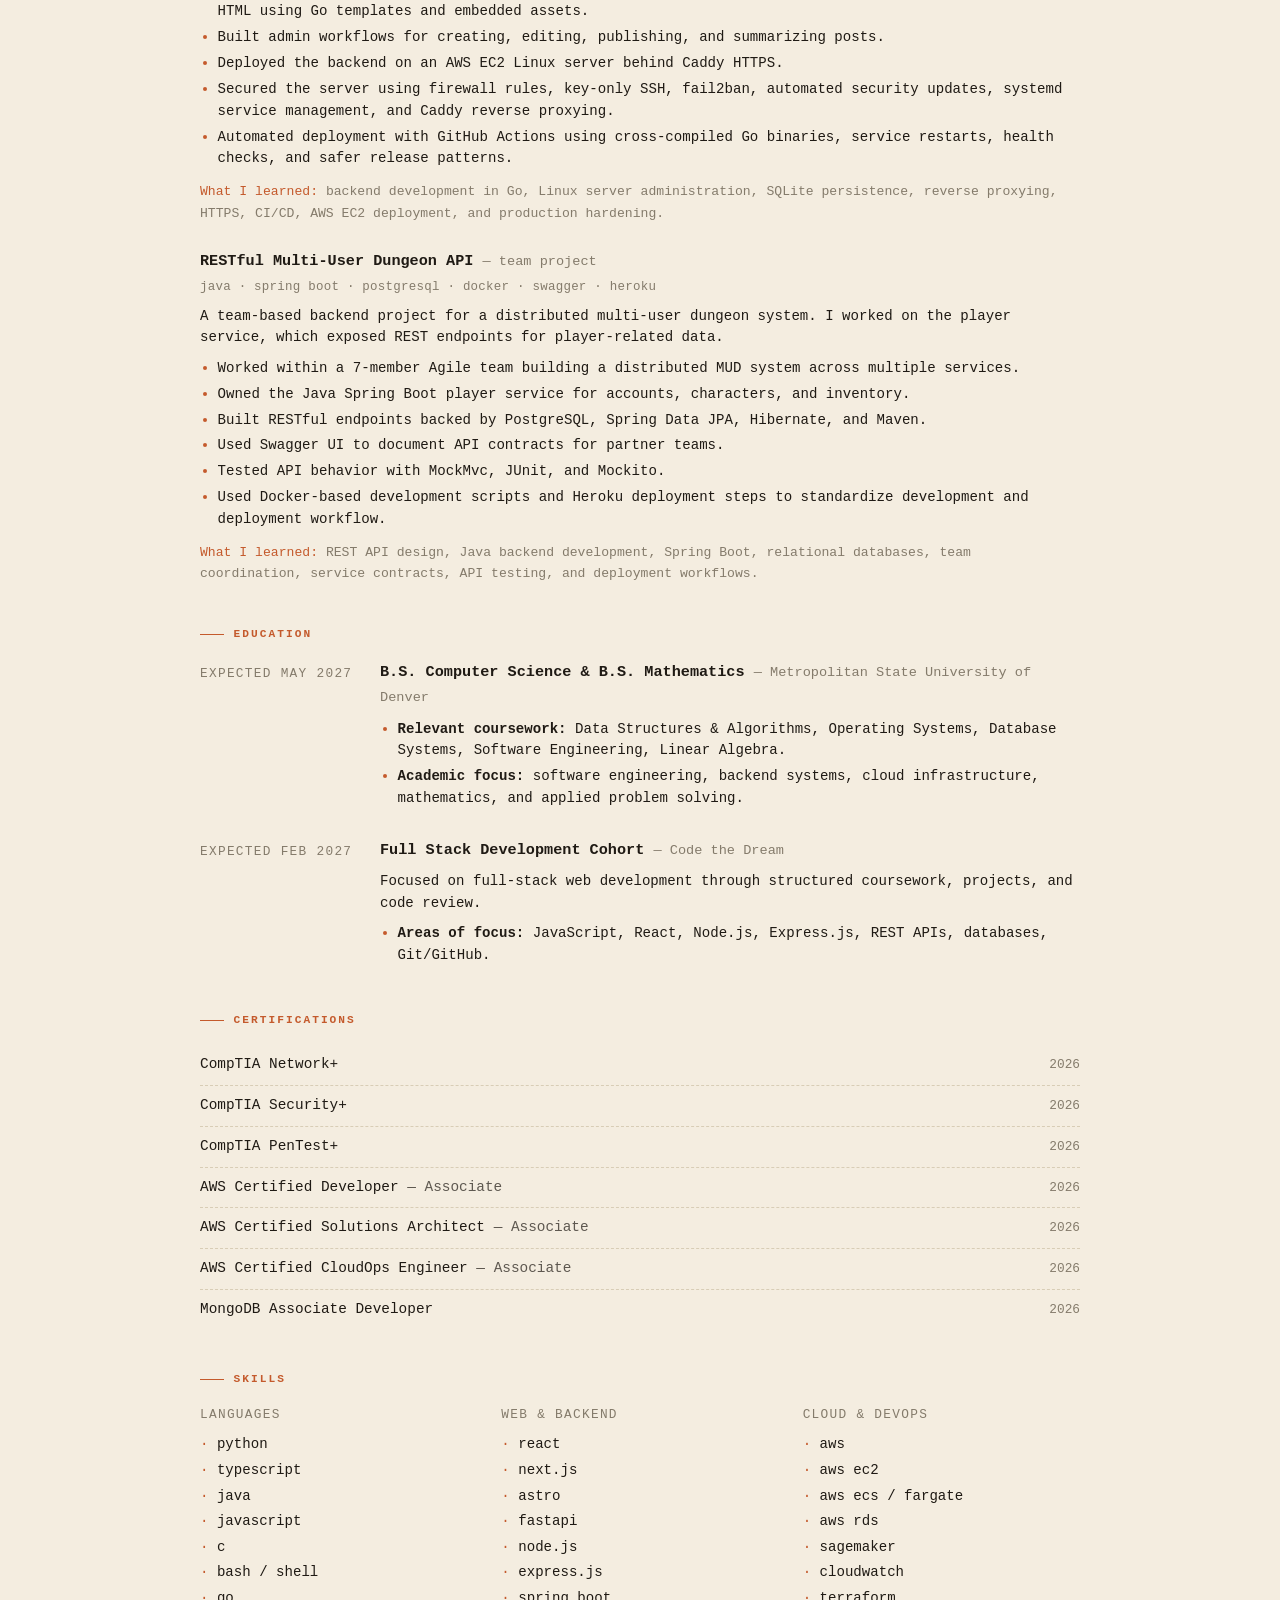
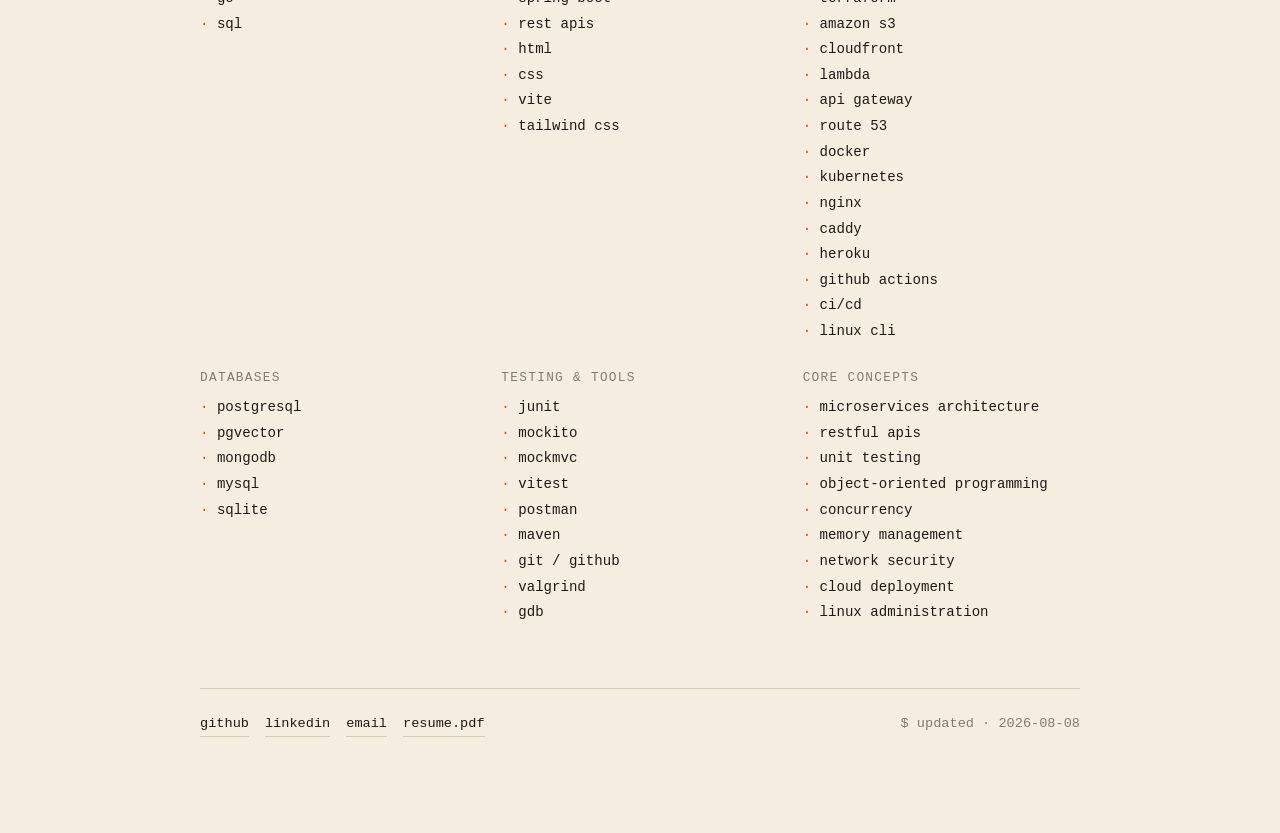
<file: landing/experience.html>
<!doctype html>
<html lang="en">
<head>
<meta charset="utf-8">
<meta name="viewport" content="width=device-width,initial-scale=1">
<title>Victor Salazar — experience</title>
<meta name="description" content="Victor Salazar — work, projects, education, certifications, and skills.">
<script>
  (function() {
    var saved = localStorage.getItem('theme');
    var sys = window.matchMedia && window.matchMedia('(prefers-color-scheme: dark)').matches ? 'dark' : 'light';
    document.documentElement.setAttribute('data-theme', saved || sys);
  })();
</script>
<link rel="stylesheet" href="styles.css">
</head>
<body>

<div class="topbar">
  <nav class="page-nav">
    <a href="/">home</a>
    <a href="/experience" class="active">experience</a>
    <a href="/projects">projects</a>
    <a href="https://blog.vics.codes">blog</a>
  </nav>
  <div class="spacer"></div>
  <button class="toggle" id="theme-toggle"><span class="dot"></span><span id="theme-label">light</span></button>
  <span class="live">online</span>
  <span id="clock">--:--:--</span>
</div>

<main>
  <header>
    <p class="prompt-row"><span class="g">vic@home</span>:<span class="b">~/experience</span>$ cat history.md</p>
    <h1>Experience<span class="dot-end">.</span></h1>
    <p class="tagline">work · projects · education · certifications · skills</p>
  </header>

  <section>
    <h2>work experience</h2>
    <div class="exp-list">

      <div class="exp-item">
        <div class="exp-when">jun 2026 — present</div>
        <div class="exp-body">
          <div class="exp-title">Jr. GIS Analyst <span class="exp-org">— Forged Fiber 37</span></div>
          <p class="exp-desc">Fiber network data and geospatial records supporting residential construction planning across the Denver metro.</p>
          <ul class="exp-bullets">
            <li>Maintain fiber network data in 3GIS by updating service location coordinates, GIS polygons, address records, and distribution layouts.</li>
            <li>Analyze geospatial database records, spatial design changes, and desktop cost estimates to identify mapping inconsistencies and improve data accuracy.</li>
            <li>Support GIS data validation workflows using Python, SQL, and structured QA checks to improve service address data, network records, and planning documentation.</li>
          </ul>
          <p class="exp-stack">3gis · python · sql · geospatial data · qa validation</p>
        </div>
      </div>

      <div class="exp-item">
        <div class="exp-when">2025 — present</div>
        <div class="exp-body">
          <div class="exp-title">Founder &amp; Technical Lead <span class="exp-org">— OptimalDevs</span></div>
          <p class="exp-desc">OptimalDevs is the software collective I founded. We deliver client websites, internal tooling, and client-facing software for small businesses around Denver through a zero-cost partnership model.</p>
          <ul class="exp-bullets">
            <li>Direct a collective of four developers delivering client websites, internal tools, and business software for local small businesses.</li>
            <li>Built a 15 page marketing site for a Denver home services client with Astro, React, TypeScript, and Tailwind CSS.</li>
            <li>Deployed that site to AWS EC2 with Route 53 DNS, Caddy-managed HTTPS, and GitHub Actions builds, giving the client reviewable preview releases ahead of the production launch.</li>
            <li>Built the local search layer with LocalBusiness, Service, and FAQ JSON-LD, canonical URLs, sitemap generation, Open Graph metadata, and an online quote funnel.</li>
            <li>Lead technical delivery on internal tooling (BuildStory, an AI repository onboarding platform) and an AI-assisted real estate listing presentation tool in design for a Colorado client.</li>
            <li>Run the engineering workflow: Kanban planning, feature branches, pull requests, and CI checks on every release.</li>
            <li>Mentor three developers on delivery standards, AWS deployment, and production release practices.</li>
          </ul>
          <p class="exp-stack">live: <a href="https://optimaldevs.tech" target="_blank" rel="noopener">optimaldevs.tech</a> · astro · react · typescript · aws ec2 · route 53 · caddy · github actions · json-ld</p>
        </div>
      </div>

      <div class="exp-item">
        <div class="exp-when">Feb 2022 — Jun 2026</div>
        <div class="exp-body">
          <div class="exp-title">Dock Clerk Supervisor <span class="exp-org">— Alan Ritchey</span></div>
          <p class="exp-desc">Before transitioning fully into software, I built leadership and operations experience in a high-pressure logistics environment.</p>
          <ul class="exp-bullets">
            <li>Supervised overnight USPS logistics operations, coordinating trailer flow, package scanning, shift assignments, and dispatch communication.</li>
            <li>Trained team members on scanning systems, workflow standards, safety procedures, and exception handling.</li>
            <li>Resolved real-time routing, staffing, shipment, and dock coordination issues to keep mail processing on schedule.</li>
            <li>Strengthened communication, prioritization, and problem-solving skills under time-sensitive conditions.</li>
          </ul>
        </div>
      </div>

    </div>
  </section>

  <section>
    <h2>projects</h2>
    <div class="exp-list">

      <div class="exp-item proj-item">
        <div class="exp-body">
          <div class="exp-title">BuildStory <span class="exp-org">— AI Repository Onboarding Platform</span></div>
          <p class="exp-stack">next.js · fastapi · postgresql/pgvector · aws ecs · terraform · docker</p>
          <p class="exp-desc">An internal OptimalDevs tool that turns a repository's own history into something a new developer can actually read, instead of a wall of unfamiliar files.</p>
          <ul class="exp-bullets">
            <li>Turned GitHub commits, pull requests, and source files into searchable timelines, guided repository tours, repository-aware chat, and plain-language explanations.</li>
            <li>Implemented hybrid retrieval with embeddings, vector search, and PostgreSQL full-text search so answers stay grounded in real repository context.</li>
            <li>Added AI usage controls to keep inference costs bounded per repository.</li>
            <li>Provisioned AWS infrastructure with Terraform, ECS Fargate, RDS PostgreSQL, ECR, ALB, IAM, and CloudWatch.</li>
            <li>Automated releases with Docker images and GitHub OIDC, including private networking, rollback, and cost tracking.</li>
          </ul>
          <p class="exp-learned"><strong>What I learned:</strong> retrieval-augmented generation, vector search, infrastructure as code, container orchestration, and cost-aware AI system design.</p>
        </div>
      </div>

      <div class="exp-item proj-item">
        <div class="exp-body">
          <div class="exp-title">Precision Lawn &amp; Gutters <span class="exp-org">— Client Marketing Site</span></div>
          <p class="exp-stack">astro · react · typescript · tailwind css · aws ec2 · caddy · github actions</p>
          <p class="exp-desc">Client work through OptimalDevs for a Denver home services business. The site is running on a preview deployment; the launch on the client's production domain is still ahead.</p>
          <ul class="exp-bullets">
            <li>Built service pages, location landing pages, and an online quote funnel backed by Web3Forms.</li>
            <li>Added LocalBusiness, Service, and FAQ JSON-LD, canonical URLs, sitemap generation, and Open Graph metadata for local search.</li>
            <li>Deployed to AWS EC2 with Route 53 DNS, Caddy-managed HTTPS, and GitHub Actions builds for client-ready preview releases.</li>
          </ul>
          <p class="exp-learned"><strong>What I learned:</strong> local SEO structure, static site architecture with Astro, structured data, and building against a real client's review cycle.</p>
        </div>
      </div>

      <div class="exp-item proj-item">
        <div class="exp-body">
          <div class="exp-title">Microcap Event Intelligence <span class="exp-org">— ML Research Platform</span></div>
          <p class="exp-stack">python · aws sagemaker · glue · athena · xgboost · cdk</p>
          <p class="exp-desc">A personal ML research project studying alleged coordinated microcap promotion events, using labels drawn from public federal court documents.</p>
          <ul class="exp-bullets">
            <li>Developing an ML pipeline that flags alleged coordinated promotion events from legally documented labels, market data, and social text features.</li>
            <li>Structuring point-in-time feature engineering to prevent lookahead bias in a time series setting.</li>
            <li>Designing training and evaluation around SageMaker, XGBoost, purged cross-validation, PR-AUC, precision@k, and SHAP.</li>
            <li>Planning reproducible MLOps with Model Monitor, CloudWatch, AWS CDK, and serverless inference.</li>
          </ul>
          <p class="exp-learned"><strong>What I learned:</strong> time series validation, imbalanced classification metrics, model explainability, and MLOps practices on AWS.</p>
        </div>
      </div>

      <div class="exp-item proj-item">
        <div class="exp-body">
          <div class="exp-title">optimaldevs.tech <span class="exp-org">— Agency Marketing Platform</span></div>
          <p class="exp-stack">react · javascript · vite · tailwind css · aws · node.js · github actions</p>
          <p class="exp-desc">OptimalDevs is the production website for the development collective I founded. The site explains our services, team, partnership model, and contact workflow for small business owners.</p>
          <ul class="exp-bullets">
            <li>Built a responsive single-page application using React, JavaScript, Vite, Tailwind CSS, and React Router.</li>
            <li>Designed reusable sections for services, team profiles, partnership information, portfolio cards, and contact flow.</li>
            <li>Deployed the frontend using Amazon S3, CloudFront, Route 53, ACM, and Origin Access Control.</li>
            <li>Built a serverless contact form using Node.js, AWS Lambda, API Gateway, Amazon SES, and IAM.</li>
            <li>Implemented deployment automation with GitHub Actions, including lint/build checks, S3 sync, cache headers, and CloudFront invalidation.</li>
            <li>Added production-focused infrastructure including HTTPS, CDN caching, private S3 origin access, and low-cost hosting.</li>
          </ul>
          <p class="exp-learned"><strong>What I learned:</strong> frontend architecture, AWS static hosting, serverless backend design, cloud permissions, CI/CD, DNS, SSL/TLS, and production deployment.</p>
        </div>
      </div>

      <div class="exp-item proj-item">
        <div class="exp-body">
          <div class="exp-title">vics.codes <span class="exp-org">— Portfolio + Blog Backend</span></div>
          <p class="exp-stack">go · sqlite · aws ec2 · caddy · github actions · linux</p>
          <p class="exp-desc">This is my personal portfolio and technical blog platform. The landing site introduces my background and projects, while the blog backend supports dynamic technical posts.</p>
          <ul class="exp-bullets">
            <li>Built a production Go backend for serving blog posts through a lightweight HTTP server.</li>
            <li>Used SQLite for persistent storage, including blog posts, slugs, summaries, draft state, and publish status.</li>
            <li>Implemented a Markdown publishing pipeline that converts technical posts into safe, syntax-highlighted HTML using Go templates and embedded assets.</li>
            <li>Built admin workflows for creating, editing, publishing, and summarizing posts.</li>
            <li>Deployed the backend on an AWS EC2 Linux server behind Caddy HTTPS.</li>
            <li>Secured the server using firewall rules, key-only SSH, fail2ban, automated security updates, systemd service management, and Caddy reverse proxying.</li>
            <li>Automated deployment with GitHub Actions using cross-compiled Go binaries, service restarts, health checks, and safer release patterns.</li>
          </ul>
          <p class="exp-learned"><strong>What I learned:</strong> backend development in Go, Linux server administration, SQLite persistence, reverse proxying, HTTPS, CI/CD, AWS EC2 deployment, and production hardening.</p>
        </div>
      </div>

      <div class="exp-item proj-item">
        <div class="exp-body">
          <div class="exp-title">RESTful Multi-User Dungeon API <span class="exp-org">— team project</span></div>
          <p class="exp-stack">java · spring boot · postgresql · docker · swagger · heroku</p>
          <p class="exp-desc">A team-based backend project for a distributed multi-user dungeon system. I worked on the player service, which exposed REST endpoints for player-related data.</p>
          <ul class="exp-bullets">
            <li>Worked within a 7-member Agile team building a distributed MUD system across multiple services.</li>
            <li>Owned the Java Spring Boot player service for accounts, characters, and inventory.</li>
            <li>Built RESTful endpoints backed by PostgreSQL, Spring Data JPA, Hibernate, and Maven.</li>
            <li>Used Swagger UI to document API contracts for partner teams.</li>
            <li>Tested API behavior with MockMvc, JUnit, and Mockito.</li>
            <li>Used Docker-based development scripts and Heroku deployment steps to standardize development and deployment workflow.</li>
          </ul>
          <p class="exp-learned"><strong>What I learned:</strong> REST API design, Java backend development, Spring Boot, relational databases, team coordination, service contracts, API testing, and deployment workflows.</p>
        </div>
      </div>

    </div>
  </section>

  <section>
    <h2>education</h2>
    <div class="exp-list">

      <div class="exp-item">
        <div class="exp-when">expected May 2027</div>
        <div class="exp-body">
          <div class="exp-title">B.S. Computer Science &amp; B.S. Mathematics <span class="exp-org">— Metropolitan State University of Denver</span></div>
          <ul class="exp-bullets">
            <li><strong>Relevant coursework:</strong> Data Structures &amp; Algorithms, Operating Systems, Database Systems, Software Engineering, Linear Algebra.</li>
            <li><strong>Academic focus:</strong> software engineering, backend systems, cloud infrastructure, mathematics, and applied problem solving.</li>
          </ul>
        </div>
      </div>

      <div class="exp-item">
        <div class="exp-when">expected Feb 2027</div>
        <div class="exp-body">
          <div class="exp-title">Full Stack Development Cohort <span class="exp-org">— Code the Dream</span></div>
          <p class="exp-desc">Focused on full-stack web development through structured coursework, projects, and code review.</p>
          <ul class="exp-bullets">
            <li><strong>Areas of focus:</strong> JavaScript, React, Node.js, Express.js, REST APIs, databases, Git/GitHub.</li>
          </ul>
        </div>
      </div>

    </div>
  </section>

  <section>
    <h2>certifications</h2>
    <ul class="cert-list">
      <li>
        <span>CompTIA Network+</span>
        <span class="when">2026</span>
      </li>
      <li>
        <span>CompTIA Security+</span>
        <span class="when">2026</span>
      </li>
      <li>
        <span>CompTIA PenTest+</span>
        <span class="when">2026</span>
      </li>
      <li>
        <span>AWS Certified Developer <span style="opacity:.7;">— Associate</span></span>
        <span class="when">2026</span>
      </li>
      <li>
        <span>AWS Certified Solutions Architect <span style="opacity:.7;">— Associate</span></span>
        <span class="when">2026</span>
      </li>
      <li>
        <span>AWS Certified CloudOps Engineer <span style="opacity:.7;">— Associate</span></span>
        <span class="when">2026</span>
      </li>
      <li>
        <span>MongoDB Associate Developer</span>
        <span class="when">2026</span>
      </li>
    </ul>
  </section>

  <section>
    <h2>skills</h2>
    <div class="skills-grid">
      <div class="skill-col">
        <h3>languages</h3>
        <ul>
          <li>python</li>
          <li>typescript</li>
          <li>java</li>
          <li>javascript</li>
          <li>c</li>
          <li>bash / shell</li>
          <li>go</li>
          <li>sql</li>
        </ul>
      </div>
      <div class="skill-col">
        <h3>web &amp; backend</h3>
        <ul>
          <li>react</li>
          <li>next.js</li>
          <li>astro</li>
          <li>fastapi</li>
          <li>node.js</li>
          <li>express.js</li>
          <li>spring boot</li>
          <li>rest apis</li>
          <li>html</li>
          <li>css</li>
          <li>vite</li>
          <li>tailwind css</li>
        </ul>
      </div>
      <div class="skill-col">
        <h3>cloud &amp; devops</h3>
        <ul>
          <li>aws</li>
          <li>aws ec2</li>
          <li>aws ecs / fargate</li>
          <li>aws rds</li>
          <li>sagemaker</li>
          <li>cloudwatch</li>
          <li>terraform</li>
          <li>amazon s3</li>
          <li>cloudfront</li>
          <li>lambda</li>
          <li>api gateway</li>
          <li>route 53</li>
          <li>docker</li>
          <li>kubernetes</li>
          <li>nginx</li>
          <li>caddy</li>
          <li>heroku</li>
          <li>github actions</li>
          <li>ci/cd</li>
          <li>linux cli</li>
        </ul>
      </div>
      <div class="skill-col">
        <h3>databases</h3>
        <ul>
          <li>postgresql</li>
          <li>pgvector</li>
          <li>mongodb</li>
          <li>mysql</li>
          <li>sqlite</li>
        </ul>
      </div>
      <div class="skill-col">
        <h3>testing &amp; tools</h3>
        <ul>
          <li>junit</li>
          <li>mockito</li>
          <li>mockmvc</li>
          <li>vitest</li>
          <li>postman</li>
          <li>maven</li>
          <li>git / github</li>
          <li>valgrind</li>
          <li>gdb</li>
        </ul>
      </div>
      <div class="skill-col">
        <h3>core concepts</h3>
        <ul>
          <li>microservices architecture</li>
          <li>restful apis</li>
          <li>unit testing</li>
          <li>object-oriented programming</li>
          <li>concurrency</li>
          <li>memory management</li>
          <li>network security</li>
          <li>cloud deployment</li>
          <li>linux administration</li>
        </ul>
      </div>
    </div>
  </section>

  <footer>
    <a href="https://github.com/victor0302" target="_blank" rel="noopener">github</a>
    <a href="https://linkedin.com/in/victorsalazarrosales" target="_blank" rel="noopener">linkedin</a>
    <a href="mailto:victorsalazar.01.vv@gmail.com">email</a>
    <a href="resume.pdf" target="_blank" rel="noopener">resume.pdf</a>
    <span style="margin-left:auto;">$ updated · 2026-08-08</span>
  </footer>
</main>

<script src="shared.js"></script>
</body>
</html>
</file>
<file: styles.css>
:root {
  --bg: #f4ede0; --panel: #eee5d3;
  --fg: #1f1a14; --dim: #847b6b; --rule: #d8cdb6;
  --accent: #c45a2c; --green: #5a8a4a;
  --hash: #8a4ab0;
  --c-python:#3a7bb8; --c-go:#00928b; --c-bash:#5a8a4a;
  --c-web:#c95a2c; --c-sec:#8a4ab0; --c-misc:#b88a1c;
  --c-java:#a06640; --c-c:#6a737d;
}
[data-theme="dark"] {
  --bg: #181210; --panel: #221912;
  --fg: #ece2cf; --dim: #8a7e6e; --rule: #382a1f;
  --accent: #e07b5a; --green: #8eb86c;
  --hash: #b58ad8;
  --c-python:#5a9bd8; --c-go:#2dc3bb; --c-bash:#8eb86c;
  --c-web:#e07b5a; --c-sec:#b58ad8; --c-misc:#e6c060;
  --c-java:#c08560; --c-c:#9099a3;
}
* { box-sizing: border-box; }
html, body { margin: 0; padding: 0; }
body {
  background: var(--bg); color: var(--fg);
  font-family: "JetBrains Mono","IBM Plex Mono",ui-monospace,monospace;
  font-size: 14px; line-height: 1.65;
  min-height: 100vh; padding: 1.25rem 1.5rem 6rem;
  transition: background-color .25s ease, color .25s ease;
}

/* ─── topbar ─────────────────────────────────────────────────── */
.topbar {
  max-width: 880px; margin: 0 auto 3rem;
  display: flex; align-items: center; gap: 1rem; flex-wrap: wrap;
  font-size: .8rem; color: var(--dim);
  border-bottom: 1px solid var(--rule); padding-bottom: .85rem;
}
.topbar a { color: var(--dim); text-decoration: none; }
.topbar a:hover { color: var(--accent); }
.topbar .spacer { flex: 1; }

.page-nav { display: flex; gap: 1rem; }
.page-nav a {
  border-bottom: 1px solid transparent;
  padding-bottom: 1px;
  transition: color .15s ease, border-color .15s ease;
}
.page-nav a:hover { color: var(--fg); }
.page-nav a.active {
  color: var(--accent);
  border-color: var(--accent);
}

.live { display: inline-flex; align-items: center; gap: .45rem; color: var(--fg); font-weight: 500; }
.live::before {
  content:""; width:8px; height:8px; border-radius:50%;
  background: var(--green); animation: pulse 1.8s infinite;
}
@keyframes pulse {
  0%,100% { box-shadow: 0 0 0 0 #5a8a4a80; }
  50%     { box-shadow: 0 0 0 6px #5a8a4a00; }
}
#clock { font-variant-numeric: tabular-nums; color: var(--fg); }
.toggle {
  background: none; border: 1px solid var(--rule); color: var(--dim);
  font-family: inherit; font-size: .75rem; cursor: pointer;
  padding: .25rem .6rem; border-radius: 999px;
  text-transform: uppercase; letter-spacing: .1em;
}
.toggle:hover { border-color: var(--accent); color: var(--accent); }
.toggle .dot {
  display: inline-block; width: 8px; height: 8px; border-radius: 50%;
  background: var(--fg); margin-right: .45rem; transform: translateY(1px);
}
[data-theme="dark"] .toggle .dot { background: var(--bg); border: 1px solid var(--fg); }

@media (max-width: 600px) {
  .topbar .live, .topbar #clock { display: none; }
}

main { max-width: 880px; margin: 0 auto; }

/* ─── header / hero ──────────────────────────────────────────── */
header { margin-bottom: 3rem; }
.prompt-row {
  color: var(--dim); font-size: .85rem; margin-bottom: .75rem;
}
.prompt-row .g { color: var(--green); }
.prompt-row .b { color: var(--accent); }
h1 {
  font-size: clamp(2rem, 5vw, 2.4rem);
  font-weight: 700; margin: 0 0 .35rem;
  letter-spacing: -.015em;
}
h1 .dot-end { color: var(--accent); }
.tagline {
  color: var(--dim); font-size: 1rem; margin: 0;
}

/* ─── sections ───────────────────────────────────────────────── */
section { margin: 2.5rem 0; }
h2 {
  font-size: .7rem; text-transform: uppercase; letter-spacing: .18em;
  color: var(--accent); margin: 0 0 1rem;
  display: flex; align-items: center; gap: .6rem;
}
h2::before { content: ""; width: 1.5rem; height: 1px; background: var(--accent); }
h2 .count { color: var(--dim); margin-left: auto; font-weight: 400; }
h3 {
  font-size: .8rem; color: var(--dim); margin: 0 0 .5rem;
  font-weight: 500; text-transform: uppercase; letter-spacing: .1em;
}

/* ─── intro paragraph(s) ─────────────────────────────────────── */
.intro p {
  font-size: 1rem; max-width: 60ch;
  margin: 0 0 1rem;
}

/* ─── at-a-glance facts panel ────────────────────────────────── */
.facts {
  background: var(--panel);
  border: 1px solid var(--rule); border-radius: 6px;
  padding: 1rem 1.25rem;
  display: grid; gap: .45rem;
}
.facts .row {
  display: grid; grid-template-columns: 6rem 1fr;
  gap: 1rem; align-items: baseline;
  font-size: .9rem;
}
.facts .k {
  color: var(--dim);
  font-size: .75rem; text-transform: uppercase; letter-spacing: .1em;
}
.facts .v { color: var(--fg); }
.facts .v.green { color: var(--green); font-weight: 500; }

/* ─── link cards (home → deeper pages) ───────────────────────── */
.links-grid {
  display: grid; gap: .75rem;
  grid-template-columns: 1fr;
}
@media (min-width: 600px) {
  .links-grid { grid-template-columns: 1fr 1fr 1fr; }
}
.link-card {
  display: block;
  text-decoration: none; color: inherit;
  background: var(--panel);
  border: 1px solid var(--rule); border-radius: 6px;
  padding: 1rem 1.1rem;
  transition: border-color .15s ease, transform .15s ease;
}
.link-card:hover {
  border-color: var(--accent);
  transform: translateY(-2px);
}
.link-card .num {
  color: var(--accent); font-size: .75rem;
  font-weight: 500; letter-spacing: .1em;
}
.link-card .title {
  display: block; color: var(--fg);
  font-size: 1rem; font-weight: 600; margin: .2rem 0 .25rem;
}
.link-card .desc {
  display: block; color: var(--dim); font-size: .8rem;
}

/* ─── experience page ────────────────────────────────────────── */
.exp-list { display: grid; gap: 1.5rem; }
.exp-item {
  display: grid; gap: .75rem;
  grid-template-columns: 1fr;
}
@media (min-width: 640px) {
  .exp-item { grid-template-columns: 10rem 1fr; gap: 1.25rem; }
}
.exp-when {
  color: var(--dim); font-size: .8rem;
  text-transform: uppercase; letter-spacing: .1em;
  padding-top: .2rem;
}
.exp-body { min-width: 0; }
.exp-title {
  color: var(--fg); font-size: .95rem; font-weight: 600;
  margin-bottom: .15rem;
}
.exp-org {
  color: var(--dim); font-weight: 400;
  font-size: .85rem;
}
.exp-bullets {
  margin: .55rem 0 0; padding: 0 0 0 1.1rem;
  font-size: .88rem; color: var(--fg);
  line-height: 1.55;
}
.exp-bullets li { margin: .25rem 0; }
.exp-bullets li::marker { color: var(--accent); }

.cert-list {
  list-style: none; padding: 0; margin: 0;
  display: grid; gap: 0;
}
.cert-list li {
  display: flex; justify-content: space-between;
  align-items: baseline; gap: 1rem;
  padding: .5rem 0;
  border-bottom: 1px dashed var(--rule);
  font-size: .9rem;
}
.cert-list li:last-child { border-bottom: none; }
.cert-list li .when { color: var(--dim); font-size: .8rem; }

.skills-grid {
  display: grid; gap: 1.5rem;
  grid-template-columns: 1fr;
}
@media (min-width: 600px) {
  .skills-grid { grid-template-columns: repeat(2, 1fr); }
}
@media (min-width: 880px) {
  .skills-grid { grid-template-columns: repeat(4, 1fr); }
}
.skill-col ul {
  list-style: none; padding: 0; margin: 0;
  display: grid; gap: .15rem;
  font-size: .88rem;
}
.skill-col ul li::before {
  content: "· "; color: var(--accent);
}

.placeholder { opacity: .55; font-style: italic; }

/* ─── git log (projects page) ────────────────────────────────── */
.gitlog {
  background: var(--panel);
  border: 1px solid var(--rule);
  border-radius: 6px;
  padding: 1rem 1.25rem;
  font-size: .85rem;
  overflow-x: auto;
}
.gitlog .head {
  color: var(--dim); margin-bottom: .5rem;
  border-bottom: 1px dashed var(--rule); padding-bottom: .5rem;
}
.gitlog .head .b { color: var(--accent); }
.gitlog .row {
  display: grid;
  grid-template-columns: 5.5rem 4.5rem 1fr;
  gap: 1rem;
  padding: .25rem 0;
  white-space: nowrap;
}
@media (max-width: 600px) {
  .gitlog .row { grid-template-columns: 5rem 1fr; }
  .gitlog .ago { display: none; }
}
.gitlog .hash { color: var(--hash); }
.gitlog .ago  { color: var(--dim); font-size: .8rem; }
.gitlog .msg {
  color: var(--fg);
  white-space: normal;
  overflow: hidden; text-overflow: ellipsis;
}
.gitlog .msg .verb { color: var(--accent); font-weight: 500; }
.gitlog .msg a { color: inherit; text-decoration: underline; text-decoration-color: var(--rule); }
.gitlog .msg a:hover { color: var(--accent); text-decoration-color: var(--accent); }
.gitlog .tag {
  color: var(--green); font-size: .75rem; margin-left: .5rem;
}

/* ─── work table ─────────────────────────────────────────────── */
.table-wrap { overflow-x: auto; }
table.work {
  width: 100%; border-collapse: collapse; font-size: .9rem;
}
table.work th, table.work td {
  text-align: left; padding: .65rem .75rem;
  border-bottom: 1px solid var(--rule);
  vertical-align: middle;
}
table.work th {
  font-size: .68rem; font-weight: 500; color: var(--dim);
  text-transform: uppercase; letter-spacing: .12em;
}
table.work tr { transition: background .15s ease; }
table.work tbody tr:hover { background: var(--panel); }
table.work td.year { color: var(--dim); width: 3.5rem; }
table.work td.name a {
  color: var(--fg); text-decoration: none;
  border-bottom: 1px solid transparent;
}
table.work td.name a:hover { color: var(--accent); border-color: var(--accent); }
.pill {
  font-size: .65rem; text-transform: uppercase; letter-spacing: .12em;
  padding: .12rem .5rem; border-radius: 3px;
  color: #fff; font-weight: 600; display: inline-block;
}
td.stack .pill.python { background: var(--c-python); }
td.stack .pill.go     { background: var(--c-go); }
td.stack .pill.bash   { background: var(--c-bash); }
td.stack .pill.web    { background: var(--c-web); }
td.stack .pill.sec    { background: var(--c-sec); }
td.stack .pill.misc   { background: var(--c-misc); color: #1f1a14; }
td.stack .pill.java   { background: var(--c-java); }
td.stack .pill.c      { background: var(--c-c); }
.status {
  font-size: .65rem; text-transform: uppercase; letter-spacing: .1em;
  padding: .12rem .5rem; border-radius: 3px;
  border: 1px solid var(--rule); color: var(--dim);
  display: inline-block;
}
.status.shipped { color: var(--green); border-color: var(--green); }
.status.wip { color: var(--accent); border-color: var(--accent); }
td.loc { color: var(--dim); font-variant-numeric: tabular-nums; }

/* ─── footer ─────────────────────────────────────────────────── */
footer {
  margin-top: 4rem; padding-top: 1.5rem;
  border-top: 1px solid var(--rule);
  display: flex; gap: 1rem; color: var(--dim);
  font-size: .85rem; flex-wrap: wrap;
}
footer a { color: var(--fg); text-decoration: none; border-bottom: 1px solid var(--rule); }
footer a:hover { color: var(--accent); border-color: var(--accent); }
</file>
<file: landing/styles.css>
:root {
  --bg: #f4ede0; --panel: #eee5d3;
  --fg: #1f1a14; --dim: #847b6b; --rule: #d8cdb6;
  --accent: #c45a2c; --green: #5a8a4a;
  --hash: #8a4ab0;
  --c-python:#3a7bb8; --c-go:#00928b; --c-bash:#5a8a4a;
  --c-web:#c95a2c; --c-sec:#8a4ab0; --c-misc:#b88a1c;
  --c-java:#a06640; --c-c:#6a737d;
}
[data-theme="dark"] {
  --bg: #000000; --panel: #141414;
  --fg: #ece2cf; --dim: #8a7e6e; --rule: #262626;
  --accent: #e07b5a; --green: #8eb86c;
  --hash: #b58ad8;
  --c-python:#5a9bd8; --c-go:#2dc3bb; --c-bash:#8eb86c;
  --c-web:#e07b5a; --c-sec:#b58ad8; --c-misc:#e6c060;
  --c-java:#c08560; --c-c:#9099a3;
}
* { box-sizing: border-box; }
html, body { margin: 0; padding: 0; }
body {
  background: var(--bg); color: var(--fg);
  font-family: "JetBrains Mono","IBM Plex Mono",ui-monospace,monospace;
  font-size: 14px; line-height: 1.65;
  min-height: 100vh; padding: 1.25rem 1.5rem 6rem;
  transition: background-color .25s ease, color .25s ease;
}

/* ─── topbar ─────────────────────────────────────────────────── */
.topbar {
  max-width: 880px; margin: 0 auto 3rem;
  display: flex; align-items: center; gap: 1rem; flex-wrap: wrap;
  font-size: .8rem; color: var(--dim);
  border-bottom: 1px solid var(--rule); padding-bottom: .85rem;
}
.topbar a { color: var(--dim); text-decoration: none; }
.topbar a:hover { color: var(--accent); }
.topbar .spacer { flex: 1; }

.page-nav { display: flex; gap: 1rem; }
.page-nav a {
  border-bottom: 1px solid transparent;
  padding-bottom: 1px;
  transition: color .15s ease, border-color .15s ease;
}
.page-nav a:hover { color: var(--fg); }
.page-nav a.active {
  color: var(--accent);
  border-color: var(--accent);
}

.live { display: inline-flex; align-items: center; gap: .45rem; color: var(--fg); font-weight: 500; }
.live::before {
  content:""; width:8px; height:8px; border-radius:50%;
  background: var(--green); animation: pulse 1.8s infinite;
}
@keyframes pulse {
  0%,100% { box-shadow: 0 0 0 0 #5a8a4a80; }
  50%     { box-shadow: 0 0 0 6px #5a8a4a00; }
}
#clock { font-variant-numeric: tabular-nums; color: var(--fg); }
.toggle {
  background: none; border: 1px solid var(--rule); color: var(--dim);
  font-family: inherit; font-size: .75rem; cursor: pointer;
  padding: .25rem .6rem; border-radius: 999px;
  text-transform: uppercase; letter-spacing: .1em;
}
.toggle:hover { border-color: var(--accent); color: var(--accent); }
.toggle .dot {
  display: inline-block; width: 8px; height: 8px; border-radius: 50%;
  background: var(--fg); margin-right: .45rem; transform: translateY(1px);
}
[data-theme="dark"] .toggle .dot { background: var(--bg); border: 1px solid var(--fg); }

@media (max-width: 600px) {
  .topbar .live, .topbar #clock { display: none; }
}

main { max-width: 880px; margin: 0 auto; }

/* ─── header / hero ──────────────────────────────────────────── */
header { margin-bottom: 3rem; }
.prompt-row {
  color: var(--dim); font-size: .85rem; margin-bottom: .75rem;
}
.prompt-row .g { color: var(--green); }
.prompt-row .b { color: var(--accent); }
h1 {
  font-size: clamp(2rem, 5vw, 2.4rem);
  font-weight: 700; margin: 0 0 .35rem;
  letter-spacing: -.015em;
}
h1 .dot-end { color: var(--accent); }
.tagline {
  color: var(--dim); font-size: 1rem; margin: 0;
}

/* ─── sections ───────────────────────────────────────────────── */
section { margin: 2.5rem 0; }
h2 {
  font-size: .7rem; text-transform: uppercase; letter-spacing: .18em;
  color: var(--accent); margin: 0 0 1rem;
  display: flex; align-items: center; gap: .6rem;
}
h2::before { content: ""; width: 1.5rem; height: 1px; background: var(--accent); }
h2 .count { color: var(--dim); margin-left: auto; font-weight: 400; }
h3 {
  font-size: .8rem; color: var(--dim); margin: 0 0 .5rem;
  font-weight: 500; text-transform: uppercase; letter-spacing: .1em;
}

/* ─── intro paragraph(s) ─────────────────────────────────────── */
.intro p {
  font-size: 1rem; max-width: 60ch;
  margin: 0 0 1rem;
}

/* Inline body links (intro + experience bullets) — overrides default blue */
.intro a,
.exp-bullets a {
  color: var(--accent);
  text-decoration: none;
  border-bottom: 1px solid var(--rule);
  transition: border-color .15s ease;
}
.intro a:hover,
.exp-bullets a:hover { border-color: var(--accent); }

/* ─── at-a-glance facts panel ────────────────────────────────── */
.facts {
  background: var(--panel);
  border: 1px solid var(--rule); border-radius: 6px;
  padding: 1rem 1.25rem;
  display: grid; gap: .45rem;
}
.facts .row {
  display: grid; grid-template-columns: 6rem 1fr;
  gap: 1rem; align-items: baseline;
  font-size: .9rem;
}
.facts .k {
  color: var(--dim);
  font-size: .75rem; text-transform: uppercase; letter-spacing: .1em;
}
.facts .v { color: var(--fg); }
.facts .v.green { color: var(--green); font-weight: 500; }

/* ─── link cards (home → deeper pages) ───────────────────────── */
.links-grid {
  display: grid; gap: .75rem;
  grid-template-columns: 1fr;
}
@media (min-width: 600px) {
  .links-grid { grid-template-columns: 1fr 1fr 1fr; }
}
.link-card {
  display: block;
  text-decoration: none; color: inherit;
  background: var(--panel);
  border: 1px solid var(--rule); border-radius: 6px;
  padding: 1rem 1.1rem;
  transition: border-color .15s ease, transform .15s ease;
}
.link-card:hover {
  border-color: var(--accent);
  transform: translateY(-2px);
}
.link-card .num {
  color: var(--accent); font-size: .75rem;
  font-weight: 500; letter-spacing: .1em;
}
.link-card .title {
  display: block; color: var(--fg);
  font-size: 1rem; font-weight: 600; margin: .2rem 0 .25rem;
}
.link-card .desc {
  display: block; color: var(--dim); font-size: .8rem;
}

/* ─── experience page ────────────────────────────────────────── */
.exp-list { display: grid; gap: 1.5rem; }
.exp-item {
  display: grid; gap: .75rem;
  grid-template-columns: 1fr;
}
@media (min-width: 640px) {
  .exp-item { grid-template-columns: 10rem 1fr; gap: 1.25rem; }
}
.exp-when {
  color: var(--dim); font-size: .8rem;
  text-transform: uppercase; letter-spacing: .1em;
  padding-top: .2rem;
}
.exp-body { min-width: 0; }
.exp-title {
  color: var(--fg); font-size: .95rem; font-weight: 600;
  margin-bottom: .15rem;
}
.exp-org {
  color: var(--dim); font-weight: 400;
  font-size: .85rem;
}
.exp-bullets {
  margin: .55rem 0 0; padding: 0 0 0 1.1rem;
  font-size: .88rem; color: var(--fg);
  line-height: 1.55;
}
.exp-bullets li { margin: .25rem 0; }
.exp-bullets li::marker { color: var(--accent); }

.exp-desc {
  margin: .5rem 0 0;
  font-size: .88rem; color: var(--fg);
  line-height: 1.55;
}
.exp-stack {
  margin: .2rem 0 0;
  font-size: .78rem; color: var(--dim);
  letter-spacing: .02em;
}
.exp-stack a { color: var(--dim); border-bottom: 1px dashed var(--dim); text-decoration: none; }
.exp-stack a:hover { color: var(--accent); border-color: var(--accent); }
.exp-learned {
  margin: .7rem 0 0;
  font-size: .82rem; color: var(--dim);
}
.exp-learned strong { color: var(--accent); font-weight: 500; }
@media (min-width: 640px) {
  .exp-item.proj-item { grid-template-columns: 1fr; }
}

.cert-list {
  list-style: none; padding: 0; margin: 0;
  display: grid; gap: 0;
}
.cert-list li {
  display: flex; justify-content: space-between;
  align-items: baseline; gap: 1rem;
  padding: .5rem 0;
  border-bottom: 1px dashed var(--rule);
  font-size: .9rem;
}
.cert-list li:last-child { border-bottom: none; }
.cert-list li .when { color: var(--dim); font-size: .8rem; }

.skills-grid {
  display: grid; gap: 1.5rem;
  grid-template-columns: 1fr;
}
@media (min-width: 600px) {
  .skills-grid { grid-template-columns: repeat(2, 1fr); }
}
@media (min-width: 880px) {
  .skills-grid { grid-template-columns: repeat(3, 1fr); }
}
.skill-col ul {
  list-style: none; padding: 0; margin: 0;
  display: grid; gap: .15rem;
  font-size: .88rem;
}
.skill-col ul li::before {
  content: "· "; color: var(--accent);
}

.placeholder { opacity: .55; font-style: italic; }

/* ─── git log (projects page) ────────────────────────────────── */
.gitlog {
  background: var(--panel);
  border: 1px solid var(--rule);
  border-radius: 6px;
  padding: 1rem 1.25rem;
  font-size: .85rem;
  overflow-x: auto;
}
.gitlog .head {
  color: var(--dim); margin-bottom: .5rem;
  border-bottom: 1px dashed var(--rule); padding-bottom: .5rem;
}
.gitlog .head .b { color: var(--accent); }
.gitlog .row {
  display: grid;
  grid-template-columns: 5.5rem 4.5rem 1fr;
  gap: 1rem;
  padding: .25rem 0;
  white-space: nowrap;
}
@media (max-width: 600px) {
  .gitlog .row { grid-template-columns: 5rem 1fr; }
  .gitlog .ago { display: none; }
}
.gitlog .hash { color: var(--hash); }
.gitlog .ago  { color: var(--dim); font-size: .8rem; }
.gitlog .msg {
  color: var(--fg);
  white-space: normal;
  overflow: hidden; text-overflow: ellipsis;
}
.gitlog .msg .verb { color: var(--accent); font-weight: 500; }
.gitlog .msg a { color: inherit; text-decoration: underline; text-decoration-color: var(--rule); }
.gitlog .msg a:hover { color: var(--accent); text-decoration-color: var(--accent); }
.gitlog .tag {
  color: var(--green); font-size: .75rem; margin-left: .5rem;
}

/* ─── work table ─────────────────────────────────────────────── */
.table-wrap { overflow-x: auto; }
table.work {
  width: 100%; border-collapse: collapse; font-size: .9rem;
}
table.work th, table.work td {
  text-align: left; padding: 1rem .85rem;
  border-bottom: 1px solid var(--rule);
  vertical-align: top;
}
table.work th {
  font-size: .68rem; font-weight: 500; color: var(--dim);
  text-transform: uppercase; letter-spacing: .12em;
}
table.work tr { transition: background .15s ease; }
table.work tbody tr:hover { background: var(--panel); }
table.work td.year {
  color: var(--dim); width: 3.5rem;
  font-variant-numeric: tabular-nums;
}
table.work td.name a {
  color: var(--fg); text-decoration: none;
  border-bottom: 1px solid transparent;
}
table.work td.name a:hover { color: var(--accent); border-color: var(--accent); }
td.name .proj-title {
  display: inline-block;
  font-size: 1.05rem; font-weight: 600;
  letter-spacing: -.005em; line-height: 1.3;
  margin-bottom: .35rem;
}
td.name .proj-desc {
  color: var(--dim); font-size: .82rem;
  line-height: 1.55; max-width: 60ch;
  margin: 0;
}
.pill {
  font-size: .65rem; text-transform: uppercase; letter-spacing: .12em;
  padding: .12rem .5rem; border-radius: 3px;
  color: #fff; font-weight: 600; display: inline-block;
}
td.stack .pill.python { background: var(--c-python); }
td.stack .pill.go     { background: var(--c-go); }
td.stack .pill.bash   { background: var(--c-bash); }
td.stack .pill.web    { background: var(--c-web); }
td.stack .pill.sec    { background: var(--c-sec); }
td.stack .pill.misc   { background: var(--c-misc); color: #1f1a14; }
td.stack .pill.java   { background: var(--c-java); }
td.stack .pill.c      { background: var(--c-c); }
.status {
  font-size: .65rem; text-transform: uppercase; letter-spacing: .1em;
  padding: .12rem .5rem; border-radius: 3px;
  border: 1px solid var(--rule); color: var(--dim);
  display: inline-block;
}
.status.shipped { color: var(--green); border-color: var(--green); }
.status.wip { color: var(--accent); border-color: var(--accent); }
td.loc { color: var(--dim); font-variant-numeric: tabular-nums; }
td.stack .stack-detail {
  color: var(--dim); font-size: .72rem;
  margin-top: .35rem; letter-spacing: .02em;
}

/* ─── footer ─────────────────────────────────────────────────── */
footer {
  margin-top: 4rem; padding-top: 1.5rem;
  border-top: 1px solid var(--rule);
  display: flex; gap: 1rem; color: var(--dim);
  font-size: .85rem; flex-wrap: wrap;
}
footer a { color: var(--fg); text-decoration: none; border-bottom: 1px solid var(--rule); }
footer a:hover { color: var(--accent); border-color: var(--accent); }
</file>
